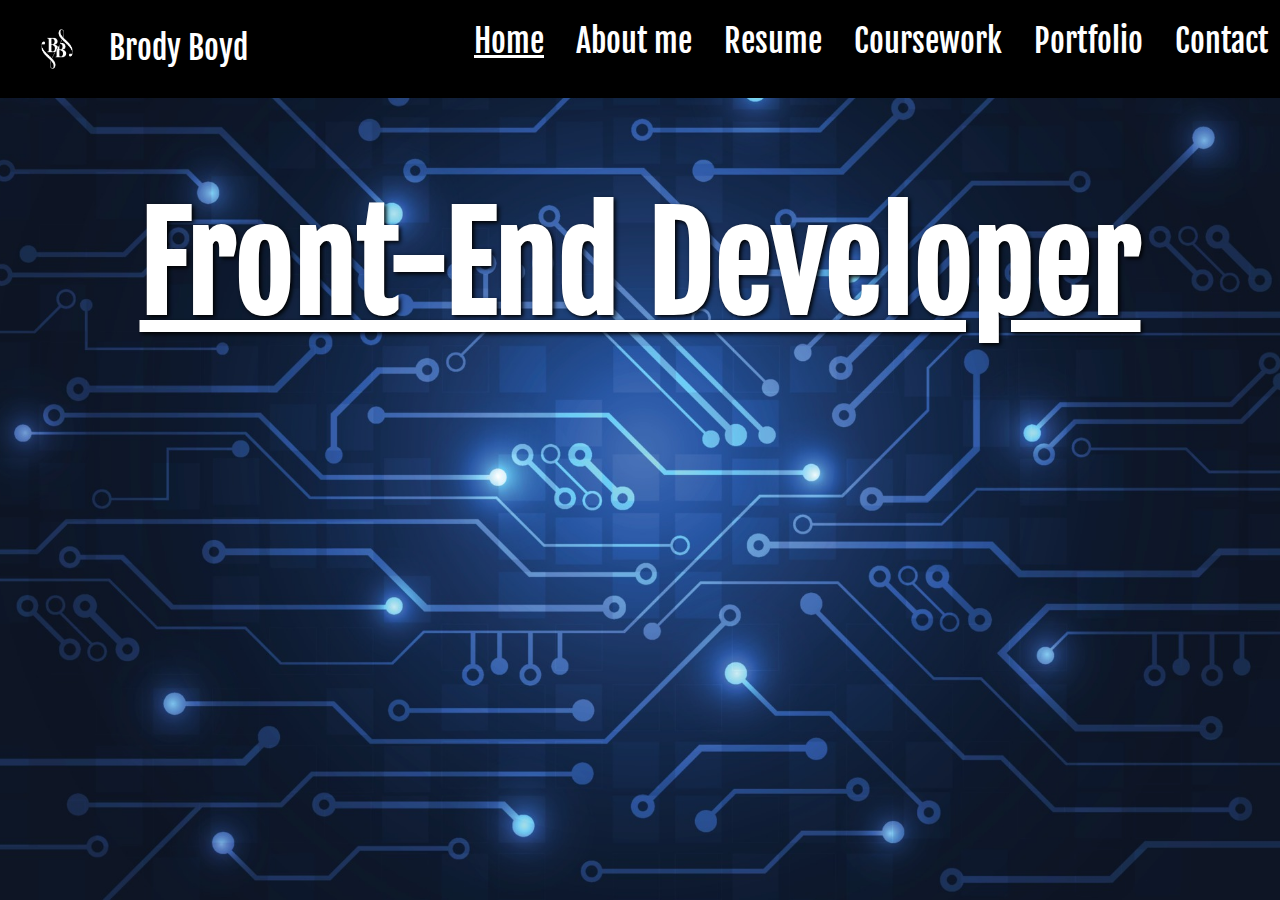
<file: index.html>
<!DOCTYPE html>
<html lang="en">
<head>
  <meta charset="UTF-8">
  <meta name="viewport" content="width=device-width, initial-scale=1.0">
  <title>Home</title>
  <link rel="icon" type="image/x-icon" href="images/logo.jpg" >
  <link href="https://fonts.googleapis.com/css2?family=Fjalla+One&display=swap" rel="stylesheet">
  <link href="https://cdn.jsdelivr.net/npm/bootstrap@5.3.3/dist/css/bootstrap.min.css" rel="stylesheet" integrity="sha384-QWTKZyjpPEjISv5WaRU9OFeRpok6YctnYmDr5pNlyT2bRjXh0JMhjY6hW+ALEwIH" crossorigin="anonymous">
  <script src="https://cdn.jsdelivr.net/npm/bootstrap@5.3.3/dist/js/bootstrap.bundle.min.js" integrity="sha384-YvpcrYf0tY3lHB60NNkmXc5s9fDVZLESaAA55NDzOxhy9GkcIdslK1eN7N6jIeHz" crossorigin="anonymous"></script>
  <link rel="stylesheet" type="text/css" href="styles/index.css" >
</head>
<body class="fjalla-one-regular">
  
  <nav class="navbar navbar-expand-xl">
    <div class="container-fluid">
      <a class="navbar-brand fs-2" href="index.html">
        <img src="images/logo.jpg" alt="Logo" width="90" height="72" class="d-inline-block align-text-center">
        Brody Boyd
      </a>
      <button class="navbar-toggler" type="button" data-bs-toggle="collapse" data-bs-target="#navbarNav" aria-controls="navbarNav" aria-expanded="false" aria-label="Toggle navigation">
        <span class="navbar-toggler-icon"></span>
      </button>
      <ul class="collapse navbar-collapse justify-content-end fs-2" id="navbarNav">
        <li class="nav-item">
          <a class="nav-link text-decoration-underline" href="index.html">Home</a>
        </li>
        <li class="nav-item " >
          <a class="nav-link" href="aboutme.html">About me</a>
        </li>
        <li class="nav-item">
          <a class="nav-link" href="resume.html">Resume</a>
        </li>
        <li class="nav-item">
          <a class="nav-link" href="coursework.html">Coursework</a>
        </li>
        <li class="nav-item">
          <a class="nav-link" href="portfolio.html">Portfolio</a>
        </li>
        <li class="nav-item">
          <a class="nav-link" href="contact.html">Contact</a>
        </li>
      </ul>
    </div>
  </nav>

  <main>
    <h1>Front-End Developer</h1>
  </main>
</body>
</html>
</file>
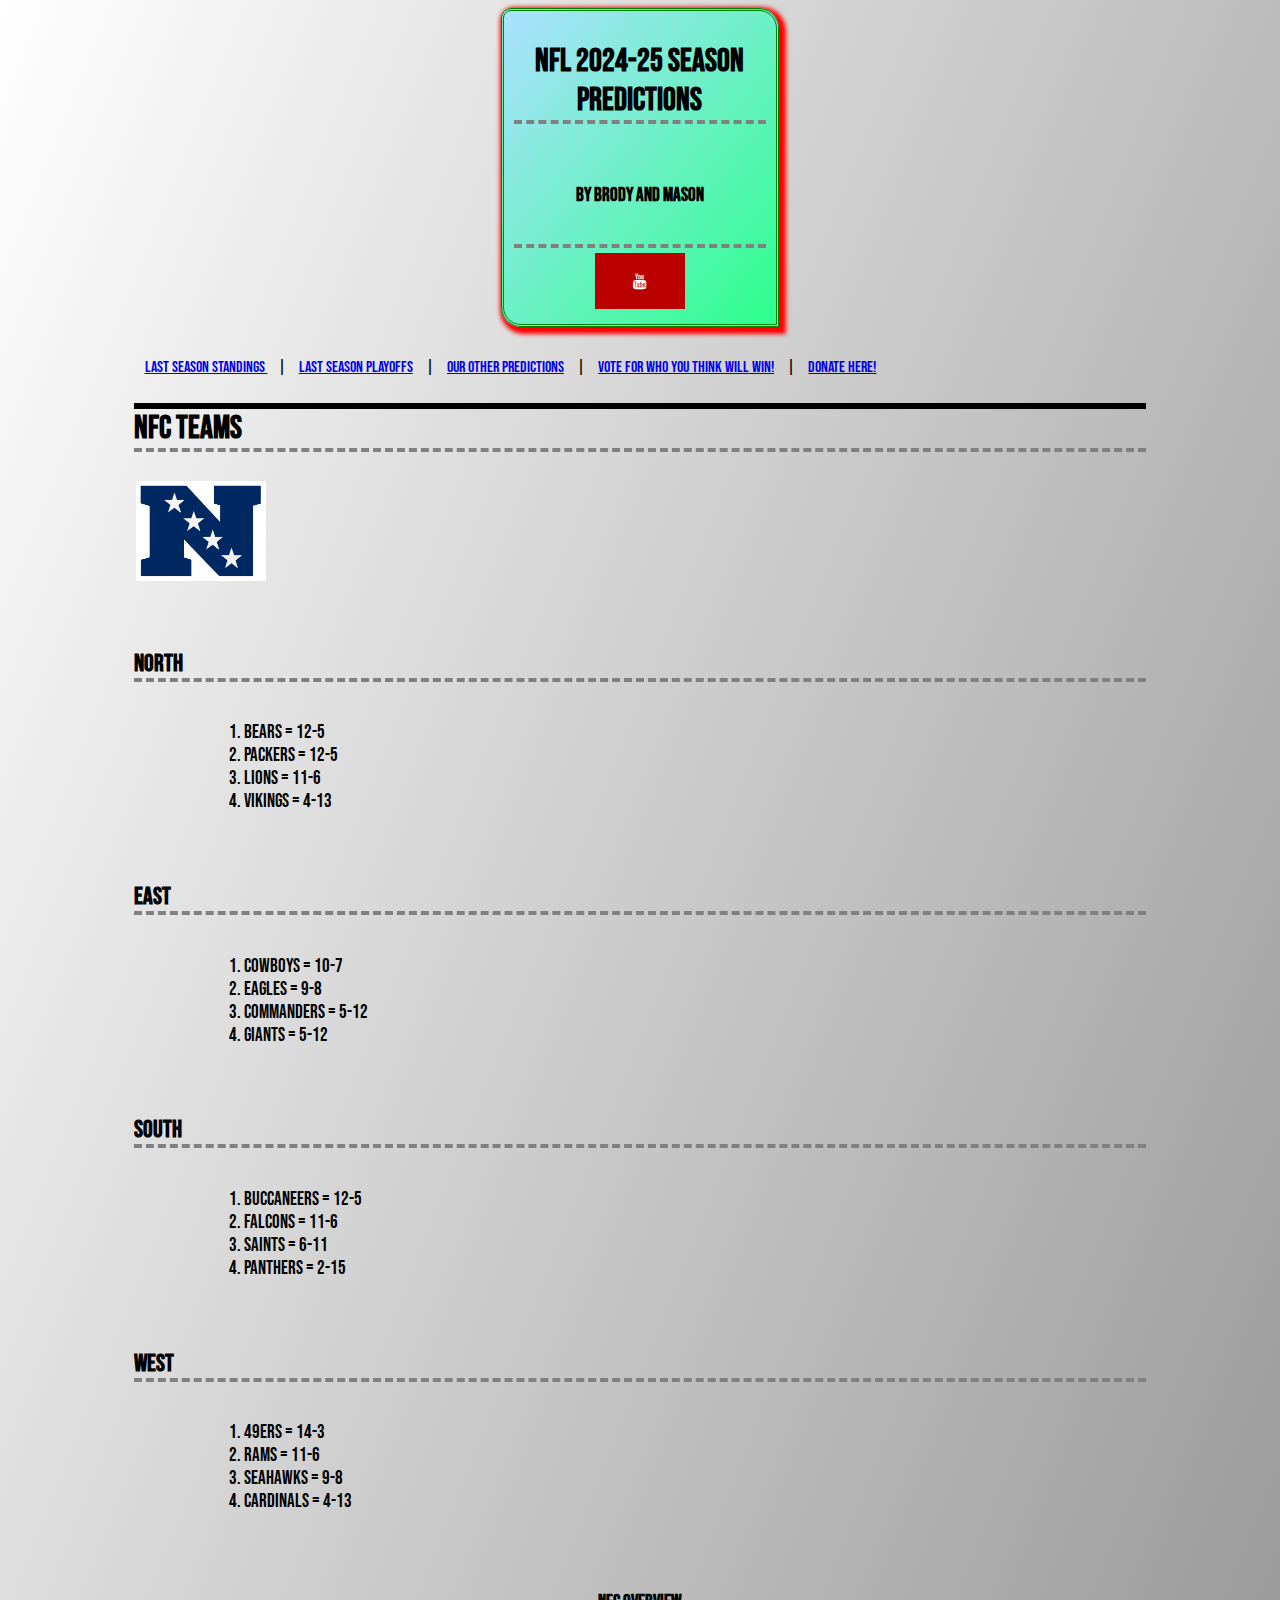
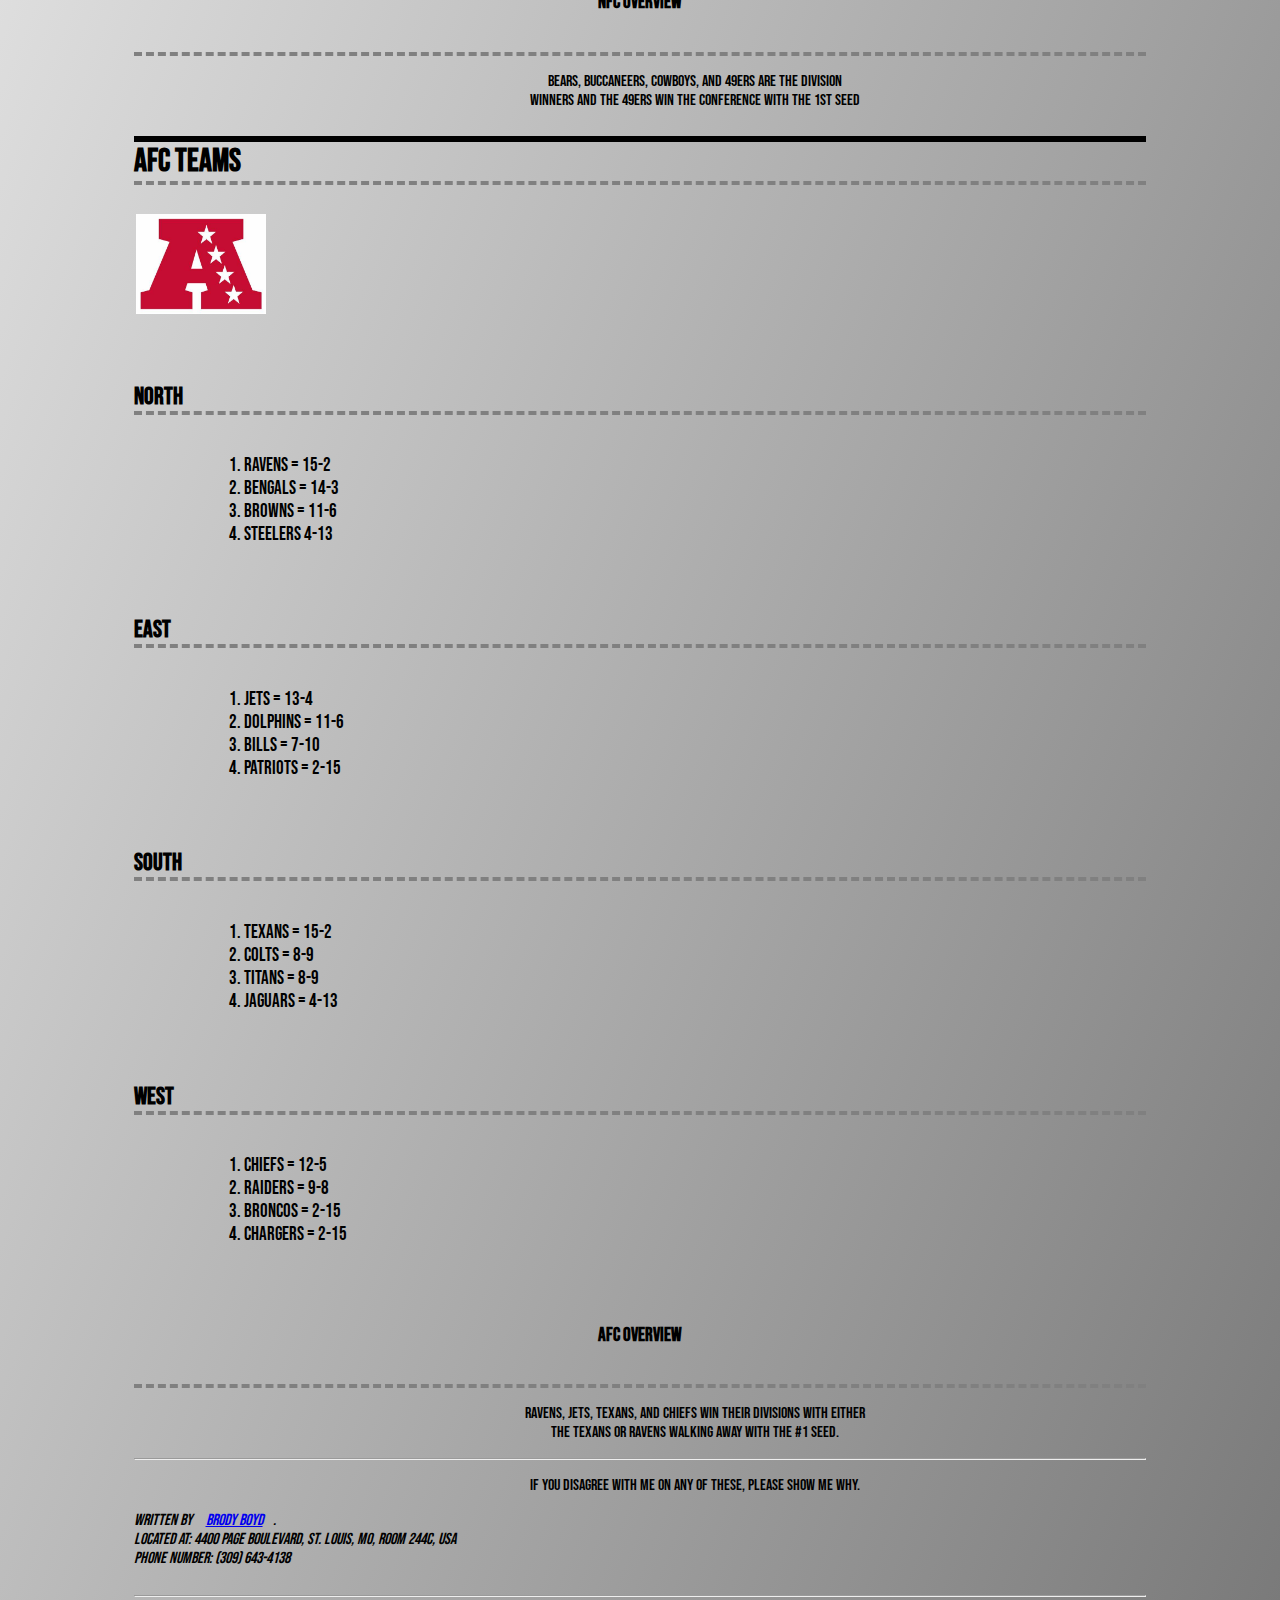
<file: courseworkexamples/record/index.html>
<!DOCTYPE html>
<html lang="en">
<head>
  <meta charset="UTF-8">
  <meta name="viewport" content="width=device-width, initial-scale=1.0">
  <title>Index</title>
  <link rel="normalize" href="normalize.css">
  <link rel="stylesheet" href="style.css">
  <link href="https://fonts.googleapis.com/css2?family=Bebas+Neue&display=swap" rel="stylesheet">
  <link rel="stylesheet" href="https://cdnjs.cloudflare.com/ajax/libs/font-awesome/4.7.0/css/font-awesome.min.css">

</head>
<body class="bebas-neue-regular">
  <div>

    <header>
      <h1>NFL 2024-25 Season Predictions</h1>
      <h3>By Brody and Mason</h3>
      <a href="https://youtube.com/@wtf_sport?si=4UfURqLTTqYzn-8j?sub_confirmation=1" class="fa fa-youtube" target="_blank"></a>
    </header>
    <nav>

    
        <a href="https://www.nfl.com/standings/division/2023/REG" target="_blank">Last Season Standings </a> |
        <a href="https://www.cbssports.com/nfl/postseason/bracket/" target="_blank">Last Season Playoffs</a> |
        <a href="https://youtube.com/@wtf_sport?si=4UfURqLTTqYzn-8j?sub_confirmation=1" target="_blank">Our Other Predictions</a> |
        <a href="#">Vote for who you think will win!</a> |
        <a href="#">Donate here!</a>
   
    </nav>

    <main>

      <h2>NFC Teams</h2>
      <img src="nfc.jpg" alt="NFC  logo" height="100" width="130">
      <h4><br> North</h4>
      <ol type="1">
        <li>Bears = 12-5</li>
        <li>Packers = 12-5</li>
        <li>Lions = 11-6</li>
        <li>Vikings = 4-13</li>
      </ol>

      <h4><br> East </h4>
      <ol type="1">
        <li>Cowboys = 10-7</li>
        <li>Eagles = 9-8</li>
        <li>Commanders = 5-12</li>
        <li>Giants = 5-12</li>
      </ol>
      
      <h4><br> South </h4>
      <ol type="1">
        <li>Buccaneers = 12-5</li>
        <li>Falcons = 11-6</li>
        <li>Saints = 6-11</li>
        <li>Panthers = 2-15</li>
      </ol>

      <h4><br> west </h4>
      <ol type="1">
        <li>49ers = 14-3</li>
        <li>Rams = 11-6</li>
        <li>Seahawks = 9-8</li>
        <li>Cardinals = 4-13</li>
      </ol>

        <h3 style="font-weight: bold;">NFC Overview</h3>
        <p>Bears, Buccaneers, Cowboys, and 49ers are the division winners and the 49ers win the conference with the 1st seed</p>

      <h2>AFC Teams</h2>
      <img src="afc.jpg" alt="AFC logo" height="100" width="130">
      <h4><br> North</h4>
      <ol type="1">
        <li>Ravens = 15-2</li>
        <li>Bengals = 14-3</li>
        <li>Browns = 11-6 </li>
        <li>Steelers 4-13</li>
      </ol>

      <h4><br> East </h4>
      <ol type="1">
        <li>Jets = 13-4</li>
        <li>Dolphins = 11-6</li>
        <li>Bills = 7-10</li>
        <li>Patriots = 2-15</li>
      </ol>
      
      <h4><br> South </h4>
      <ol type="1">
        <li>Texans = 15-2</li>
        <li>Colts = 8-9</li>
        <li>Titans = 8-9</li>
        <li>Jaguars = 4-13</li>
      </ol>

      <h4><br> west </h4>
      <ol type="1">
        <li>Chiefs = 12-5</li>
        <li>Raiders = 9-8</li>
        <li>Broncos = 2-15</li>
        <li>Chargers = 2-15</li>
      </ol>
      <h3 style="font-weight: bold;">AFC Overview</h3>
      <p class="center">Ravens, Jets, TExans, and Chiefs win their divisions with either the Texans or Ravens walking away with the #1 seed.</p>


    </main>

    <footer>
      <hr>
      <p>If you disagree with me on any of these, please show me why.</p>
      <address>
        Written by <a href="mailto:bjb6287@gmail.com">Brody Boyd</a>.<br>
        Located at: 4400 Page Boulevard, St. Louis, MO, Room 244C, USA<br>
        Phone Number: (309) 643-4138
        </address><br><hr>

    </footer>

  </div>
</body>
</html>
</file>
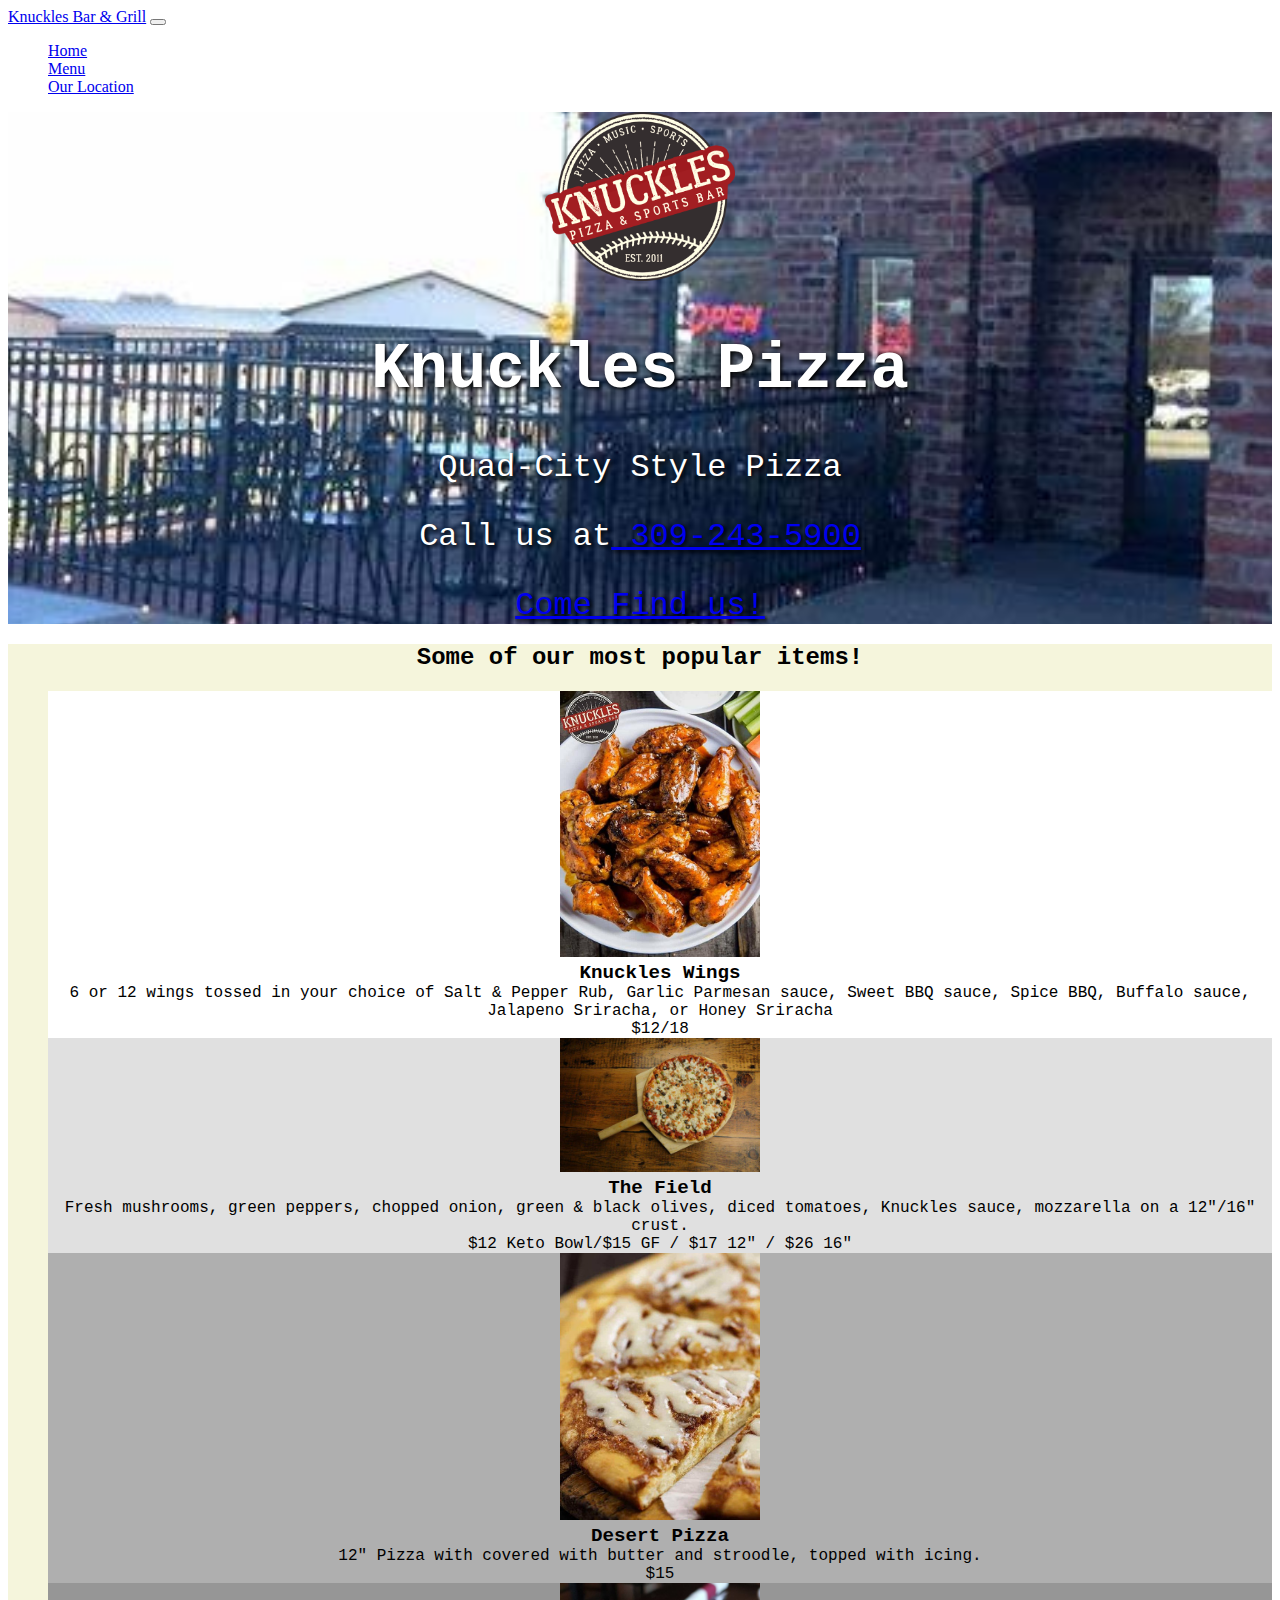
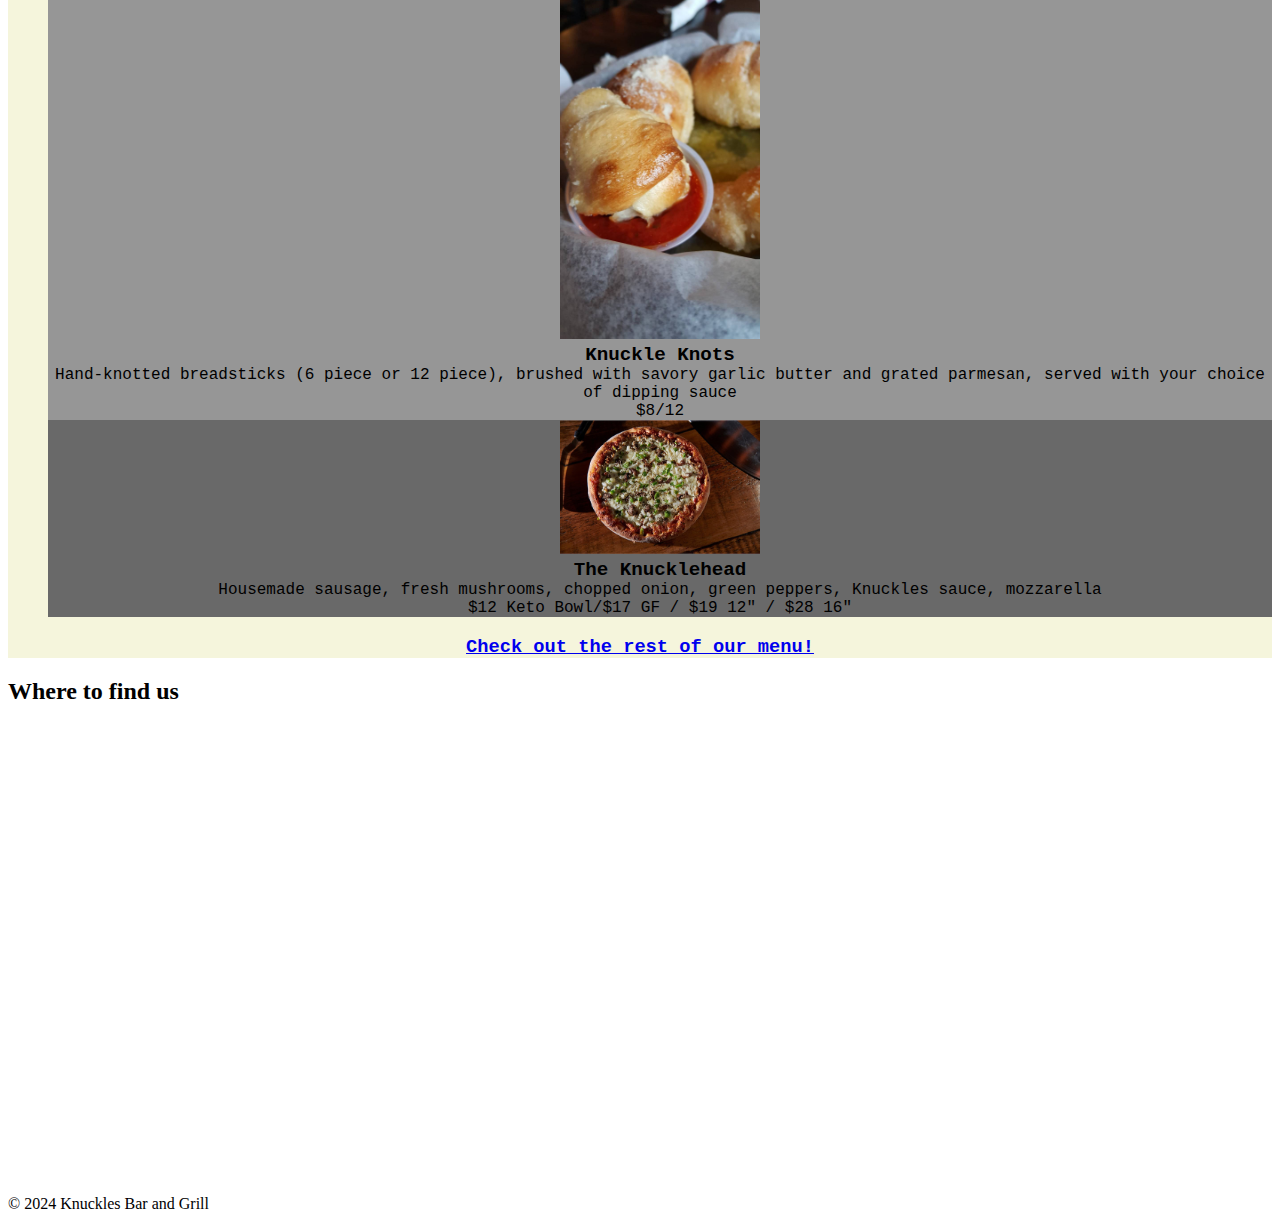
<file: courseworkexamples/Restaurant/index.html>
<!DOCTYPE html>
<html lang="en">
<head>
  <meta charset="UTF-8">
  <meta name="viewport" content="width=device-width, initial-scale=1.0">
  <title>Document</title>
  <link href="https://cdn.jsdelivr.net/npm/bootstrap@5.1.3/dist/css/bootstrap.min.css" rel="stylesheet" integrity="sha384-1BmE4kWBq78iYhFldvKuhfTAU6auU8tT94WrHftjDbrCEXSU1oBoqyl2QvZ6jIW3" crossorigin="anonymous">
  <script src="https://cdn.jsdelivr.net/npm/bootstrap@5.3.3/dist/js/bootstrap.bundle.min.js" integrity="sha384-YvpcrYf0tY3lHB60NNkmXc5s9fDVZLESaAA55NDzOxhy9GkcIdslK1eN7N6jIeHz" crossorigin="anonymous"></script>
  <link rel="stylesheet" type="text/css" href="style.css" >
</head>
<body>
  <header>
    <nav class="navbar navbar-expand-md navbar-collapse-sm bg-body-tertiary navbar-light bg-light">
      <div class="container-fluid">
        <a class="navbar-brand" href="#">Knuckles Bar & Grill</a>
        <button class="navbar-toggler" type="button" data-bs-toggle="collapse" data-bs-target="#navbarNav" aria-controls="navbarNav" aria-expanded="false" aria-label="Toggle navigation">
          <span class="navbar-toggler-icon"></span>
        </button>
        <div class="collapse navbar-collapse" id="navbarNav">
          <ul class="navbar-nav">
            <li class="nav-item">
              <a class="nav-link active" aria-current="page" href="#">Home</a>
            </li>
            <li class="nav-item">
              <a class="nav-link" href="https://www.knucklespizza.com/_files/ugd/67e2c7_e46e693616ff4dacacd9a7cba071e9b9.pdf" target="_blank">Menu</a>
            </li>
            <li class="nav-item">
              <a class="nav-link" href="https://maps.app.goo.gl/AaiHQ5A1yRfRnEEAA" target="_blank">Our Location</a>
            </li>
          </ul>
        </div>
      </div>
    </nav>
  </header>

  <main>
    <div class="jumbotron container-fluid bg-primary text-white rounded pb-2">
      <img src="knuckles.png" alt="knuckles logo" width="15%">
        <h1 class="fs-lg-1 fs-md-3">Knuckles Pizza</h1> 
        <p>Quad-City Style Pizza</p> 
        <div class="phone fs-lg-1 fs-md-6">
          <p>Call us at<a href="tel:+13092435900"> 309-243-5900</a></p>
        </div>
        <div class="address fs-lg-1 fs-md-6">
          <a href="geo:40.834460,-89.618960">Come Find us!</a>
      </div>
    </div>
  </main>

  <div class="container menu pt-2">
    <h2>Some of our most popular items!</h2>
    <ul class="menuitems row">
      <li class="product card col-lg-3 col-sm-6" id="product-1">
        <img class="card-img-top" src="wings.jpg" alt="wings" width="200px">
        <div class="product-name card-title">Knuckles Wings</div>
        <div class="product-description card-body card-text">
          6 or 12 wings tossed in your choice of Salt & Pepper Rub, Garlic Parmesan sauce, Sweet BBQ sauce, Spice
          BBQ, Buffalo sauce, Jalapeno Sriracha, or Honey Sriracha
        </div>
        <div class="product-price">$12/18</div>
      </li>
      <li class="product card col-lg-3 col-sm-6" id="product-2">
        <img class="card-img-top" src="field.jpg" alt="field pizza" width="200px">
        <div class="product-name card-title">The Field</div>
        <div class="product-description card-body card-text">
          Fresh mushrooms, green peppers, chopped onion,
          green & black olives, diced tomatoes, Knuckles
          sauce, mozzarella on a 12"/16" crust.
        </div>
        <div class="product-price">$12 Keto Bowl/$15 GF / $17 12" / $26 16"</div>
      </li>
      <li class="product card col-lg-3 col-sm-6" id="product-3">
        <img class="card-img-top" src="desert.jpg" alt="desert pizza" width="200px">
        <div class="product-name card-title">Desert Pizza</div>
        <div class="product-description card-body card-text">
       12" Pizza with covered with butter and stroodle, topped with icing.
        </div>
        <div class="product-price">$15</div>
      </li>
      <li class="product card col-lg-3 col-sm-6" id="product-4">
        <img class="card-img-top" src="knots.jpg" alt="garlic knots" width="200px">
        <div class="product-name card-title">Knuckle Knots</div>
        <div class="product-description card-body card-text">
          Hand-knotted breadsticks (6 piece or 12
          piece), brushed with savory garlic butter
          and grated parmesan, served with your
          choice of dipping sauce
        </div>
        <div class="product-price">$8/12</div>
      </li>
      <li class="product card col-lg-3 col-sm-6" id="product-5">
        <img class="card-img-top" src="knucklehead.jpg" alt="knucklehead pizza" width="200px">
        <div class="product-name card-title">The Knucklehead</div>
        <div class="product-description card-body card-text">Housemade sausage, fresh mushrooms, chopped
          onion, green peppers, Knuckles sauce, mozzarella</div>
        <div class="product-price">$12 Keto Bowl/$17 GF / $19 12" / $28 16"</div>
      </li>
    </ul>
    <h3><a href="https://www.knucklespizza.com/_files/ugd/67e2c7_e46e693616ff4dacacd9a7cba071e9b9.pdf" target="_blank">Check out the rest of our menu!</a></h3>
  </div>

  <div class="map bg-secondary text-primary d-flex justify-content-center">
    <h2 class="px-5">Where to find us</h2>
    <iframe
      src="https://www.google.com/maps/embed?pb=!1m18!1m12!1m3!1d3589.868674588975!2d-89.62208367154506!3d40.834383628133075!2m3!1f0!2f0!3f0!3m2!1i1024!2i768!4f13.1!3m3!1m2!1s0x880a44871e826993%3A0x291a8af311cbf53e!2sKnuckles%20Pizza%20%26%20Sports%20Bar!5e0!3m2!1sen!2sus!4v1726062352399!5m2!1sen!2sus"
      width="600"
      height="450"
      style="border: 0"
      allowfullscreen=""
      loading="lazy"
      referrerpolicy="no-referrer-when-downgrade"
    ></iframe>
  </div>

  <div class="footer bg-dark text-white p-15 d-flex justify-content-center">
    <p class=" p-15">&copy; 2024 Knuckles Bar and Grill</p>
  </div>
</body>
</html>
</file>
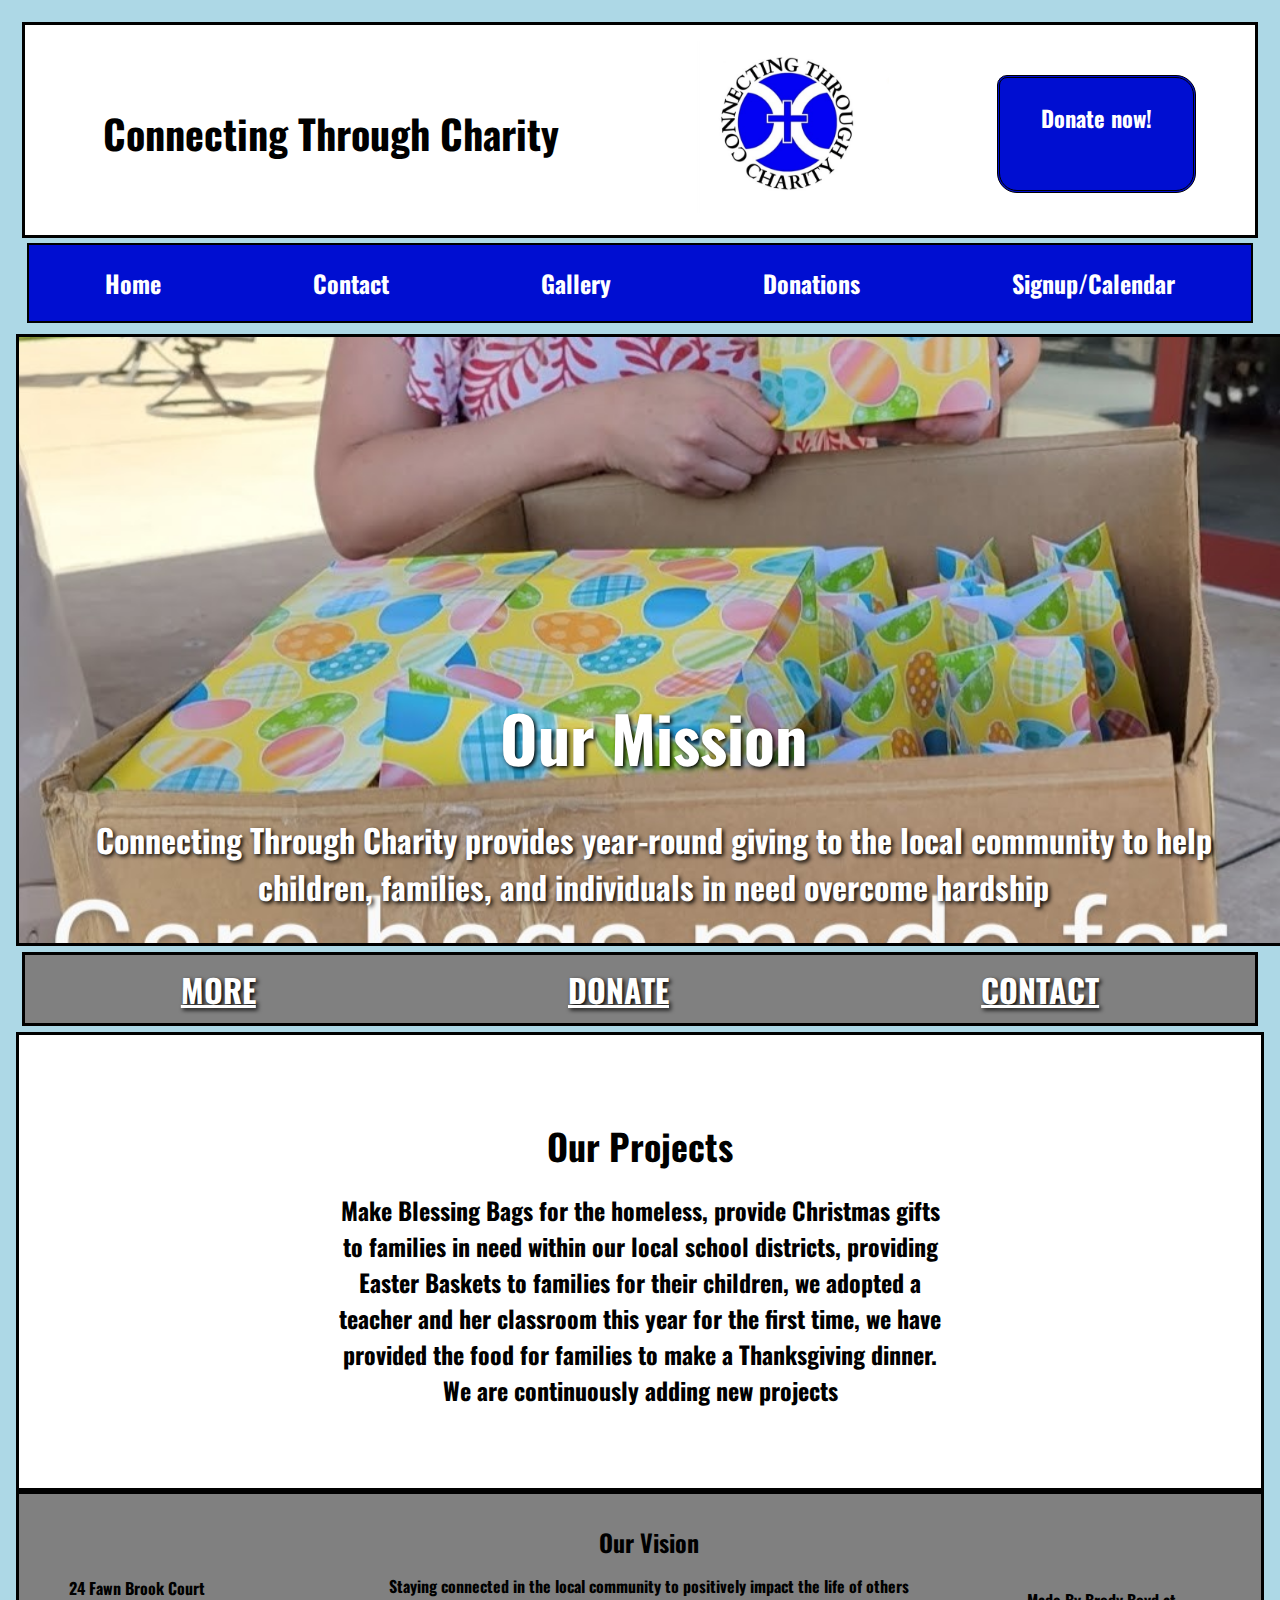
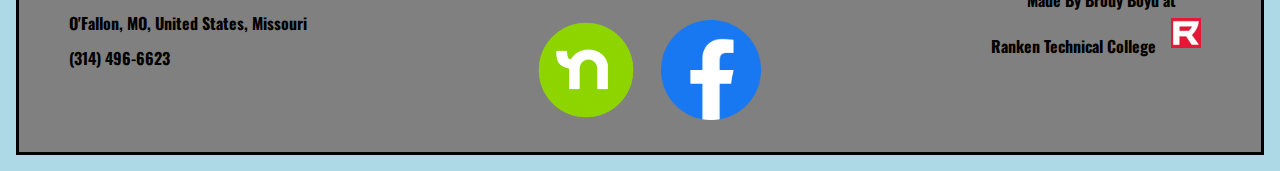
<file: portfoliosites/MIDTERM/index.html>
<!DOCTYPE html>
<html lang="en">
  <head>
    <meta charset="UTF-8" >
    <meta name="viewport" content="width=device-width, initial-scale=1.0" >
    <title>Home Page</title>
    <link rel="icon" type="image/x-icon" href="/images/ctclogo.jpg" >
    <link rel="stylesheet" type="text/css" href="styles/style.css" >
    <link href="https://fonts.googleapis.com/css2?family=Oswald:wght@200..700&display=swap" rel="stylesheet" >
  </head>
  <body class="oswald">
    <div class="flex-contanier">
      <div class="top">
        <header>
          <div class="charity-name">
            <h1>Connecting Through Charity</h1>
          </div>
          <div class="charity-logo">
            <img src="images/ctclogo.jpg" class="charity-logo" alt="connect through charity logo" >
          </div>
          <div class="donate-button">
            <a href="donate.html" class="donate">Donate now!</a>
          </div>
        </header>

        <nav>
          <ul class="navbar">
            <li>
              <a href="index.html" class="navbar-link">Home</a>
            </li>
            <li>
              <a href="contact.html" class="navbar-link">Contact</a>
            </li>
            <li>
              <a href="gallery.html" class="navbar-link">Gallery</a>
            </li>
            <li>
              <a href="donate.html" class="navbar-link">Donations</a>
            </li>
            <li>
              <a href="#" class="navbar-link">Signup/Calendar</a>
            </li>
          </ul>
        </nav>
      </div>

      <div class="jumbotron">
        <div class="title">
          <h1>Our Mission</h1>
          <h4>
            Connecting Through Charity provides year-round giving to the local community to help children, families, and
            individuals in need overcome hardship
          </h4>
        </div>
      </div>

      <div>
        <ul class="links">
          <li>
            <a href="gallery.html" class="more">MORE</a>
          </li>
          <li>
            <a href="donate.html" class="dono">DONATE</a>
          </li>
          <li>
            <a href="contact.html" class="contact">CONTACT</a>
          </li>
        </ul>
      </div>

      <div class="projects">
        <h2>Our Projects</h2>
        <p>
          Make Blessing Bags for the homeless, provide Christmas gifts to families in need within our local school
          districts, providing Easter Baskets to families for their children, we adopted a teacher and her classroom
          this year for the first time, we have provided the food for families to make a Thanksgiving dinner. We are
          continuously adding new projects
        </p>
      </div>

      <div class="footer">
        <footer>
          <div class="contactinfo">
            <div class="footer-adress-line">24 Fawn Brook Court</div>
            <div class="footer-adress-line">O'Fallon, MO, United States, Missouri</div>
            <div class="footer-adress-line">(314) 496-6623</div>
          </div>
          <div class="middle">
            <div class="vision">
              <h2>Our Vision</h2>
              <p>Staying connected in the local community to positively impact the life of others</p>
            </div>
            <div class="socials">
              <a href="https://nextdoor.com/pages/connecting-through-charity-ofallon-mo/" target="_blank"><img src="images/nextdoor.png" class="social" alt="nextdoor logo"></a>
              <a href="https://www.facebook.com/ConnectingThroughCharity/" target="_blank"><img src="images/facebook.png" class="social" alt="facebook logo"></a>
            </div>
          </div>
          <div class="right">
            <p class="student">Made By Brody Boyd at<br>Ranken Technical College <a href="https://ranken.edu/?gad_source=1&gclid=EAIaIQobChMIpOaOruaXiAMVojnUAR0hVAu5EAAYASAAEgJu2vD_BwE" target="_blank"><img src="images/ranken.webp" alt="Ranken logo" class="ranken"></a></p>
          </div>
        </footer>
      </div>
    </div>
  </body>
</html>
</file>
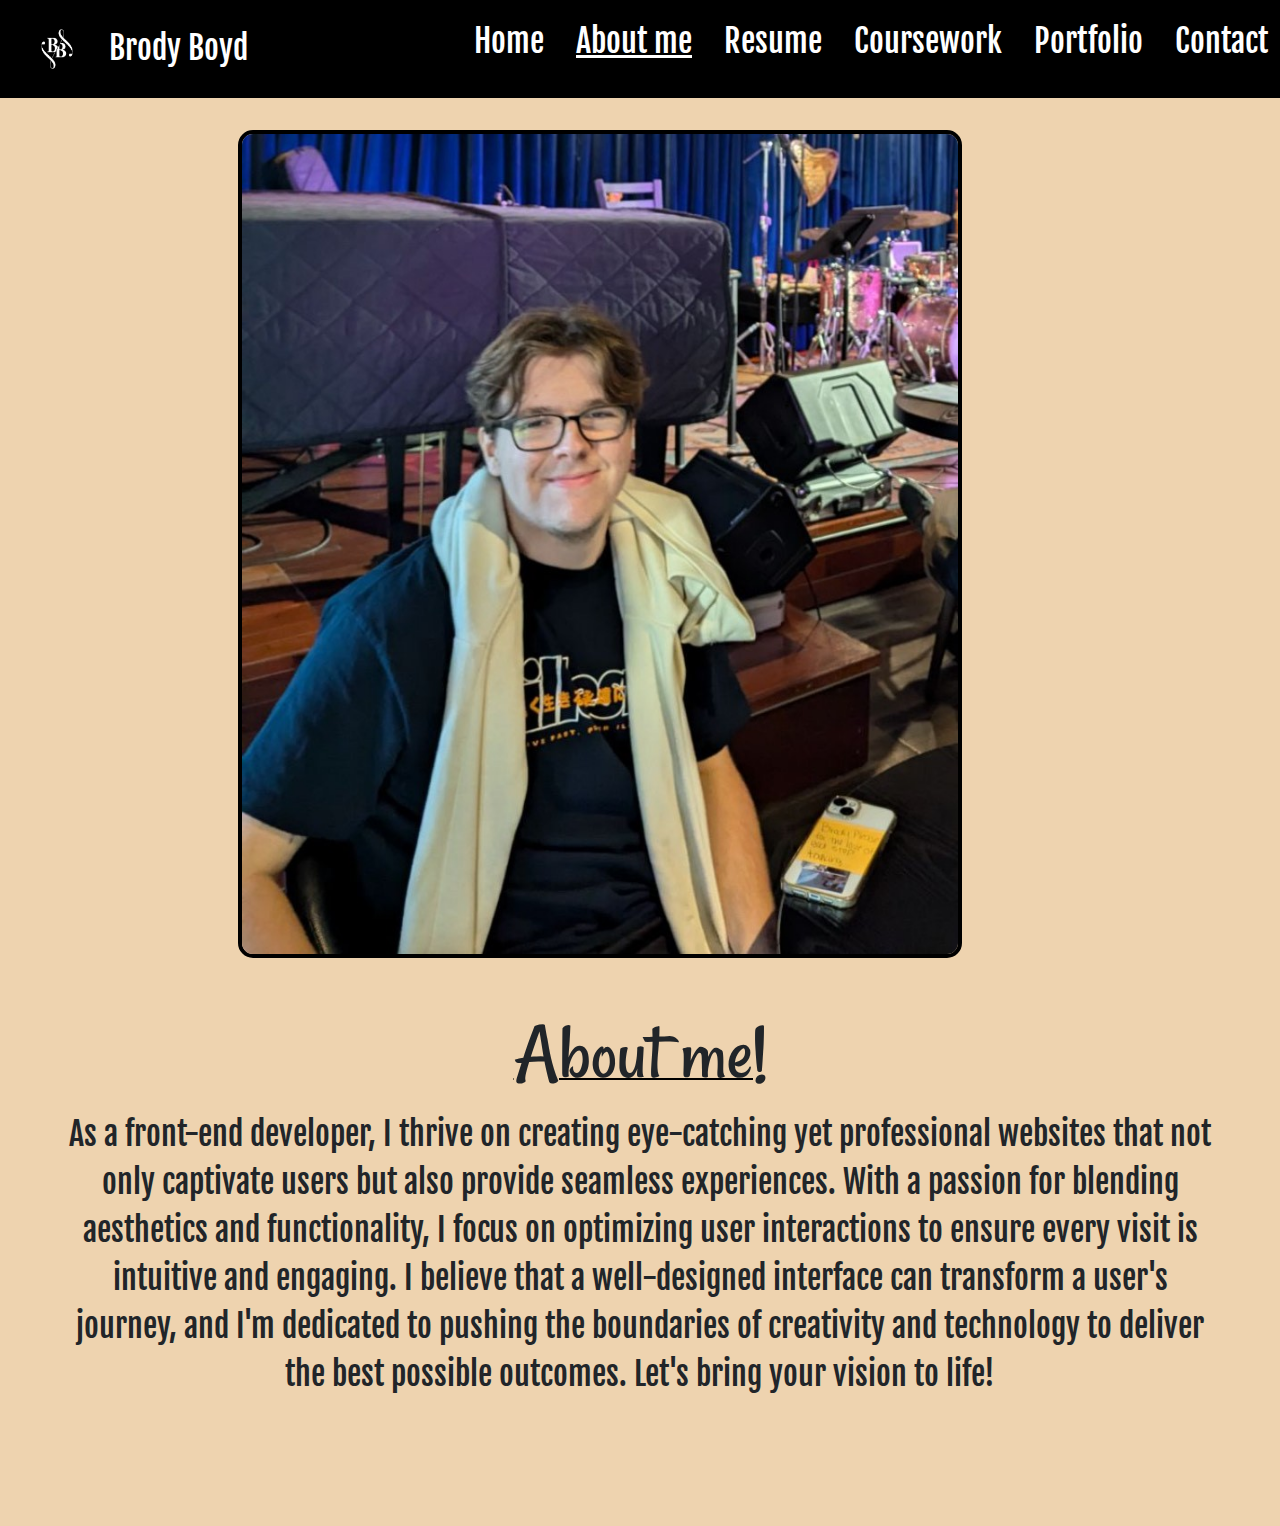
<file: aboutme.html>
<!DOCTYPE html>
<html lang="en">
<head>
  <meta charset="UTF-8">
  <meta name="viewport" content="width=device-width, initial-scale=1.0">
  <title>About me</title>
  <link rel="icon" type="image/x-icon" href="images/logo.jpg" >
  <link href="https://fonts.googleapis.com/css2?family=Fjalla+One&display=swap" rel="stylesheet">
  <link href="https://cdn.jsdelivr.net/npm/bootstrap@5.3.3/dist/css/bootstrap.min.css" rel="stylesheet" integrity="sha384-QWTKZyjpPEjISv5WaRU9OFeRpok6YctnYmDr5pNlyT2bRjXh0JMhjY6hW+ALEwIH" crossorigin="anonymous">
  <script src="https://cdn.jsdelivr.net/npm/bootstrap@5.3.3/dist/js/bootstrap.bundle.min.js" integrity="sha384-YvpcrYf0tY3lHB60NNkmXc5s9fDVZLESaAA55NDzOxhy9GkcIdslK1eN7N6jIeHz" crossorigin="anonymous"></script>
  <link rel="stylesheet" type="text/css" href="styles/aboutme.css" >
  <link href="https://fonts.googleapis.com/css2?family=Fjalla+One&family=Rancho&display=swap" rel="stylesheet">
</head>
<body class="fjalla-one-regular">
  
  <nav class="navbar navbar-expand-xl">
    <div class="container-fluid">
      <a class="navbar-brand fs-2" href="index.html">
        <img src="images/logo.jpg" alt="Logo" width="90" height="72" class="d-inline-block align-text-center">
        Brody Boyd
      </a>
      <button class="navbar-toggler btn" type="button" data-bs-toggle="collapse" data-bs-target="#navbarNav" aria-controls="navbarNav" aria-expanded="false" aria-label="Toggle navigation">
        <span class="navbar-toggler-icon"></span>
      </button>
      <ul class="collapse navbar-collapse justify-content-end fs-2" id="navbarNav">
        <li class="nav-item">
          <a class="nav-link" href="index.html">Home</a>
        </li>
        <li class="nav-item " >
          <a class="nav-link text-decoration-underline" href="aboutme.html">About me</a>
        </li>
        <li class="nav-item">
          <a class="nav-link" href="resume.html">Resume</a>
        </li>
        <li class="nav-item">
          <a class="nav-link" href="coursework.html">Coursework</a>
        </li>
        <li class="nav-item">
          <a class="nav-link" href="portfolio.html">Portfolio</a>
        </li>
        <li class="nav-item">
          <a class="nav-link" href="contact.html">Contact</a>
        </li>
      </ul>
    </div>
  </nav>

  <main>
    <div class="about-me">
      <div class="me">
        <img src="images/me.jpg" alt="image of me">
      </div>
      <div class="body pt-5">
        <div class="title rancho-regular">
          <h1>About me!</h1>
        </div>
        <div class="body-text">
          As a front-end developer, I thrive on creating eye-catching yet professional websites that not only captivate users but also provide seamless experiences. With a passion for blending aesthetics and functionality, I focus on optimizing user interactions to ensure every visit is intuitive and engaging. I believe that a well-designed interface can transform a user's journey, and I'm dedicated to pushing the boundaries of creativity and technology to deliver the best possible outcomes. Let's bring your vision to life!
        </div>
      </div>
    </div>
  </main>

</body>
</html>
</file>
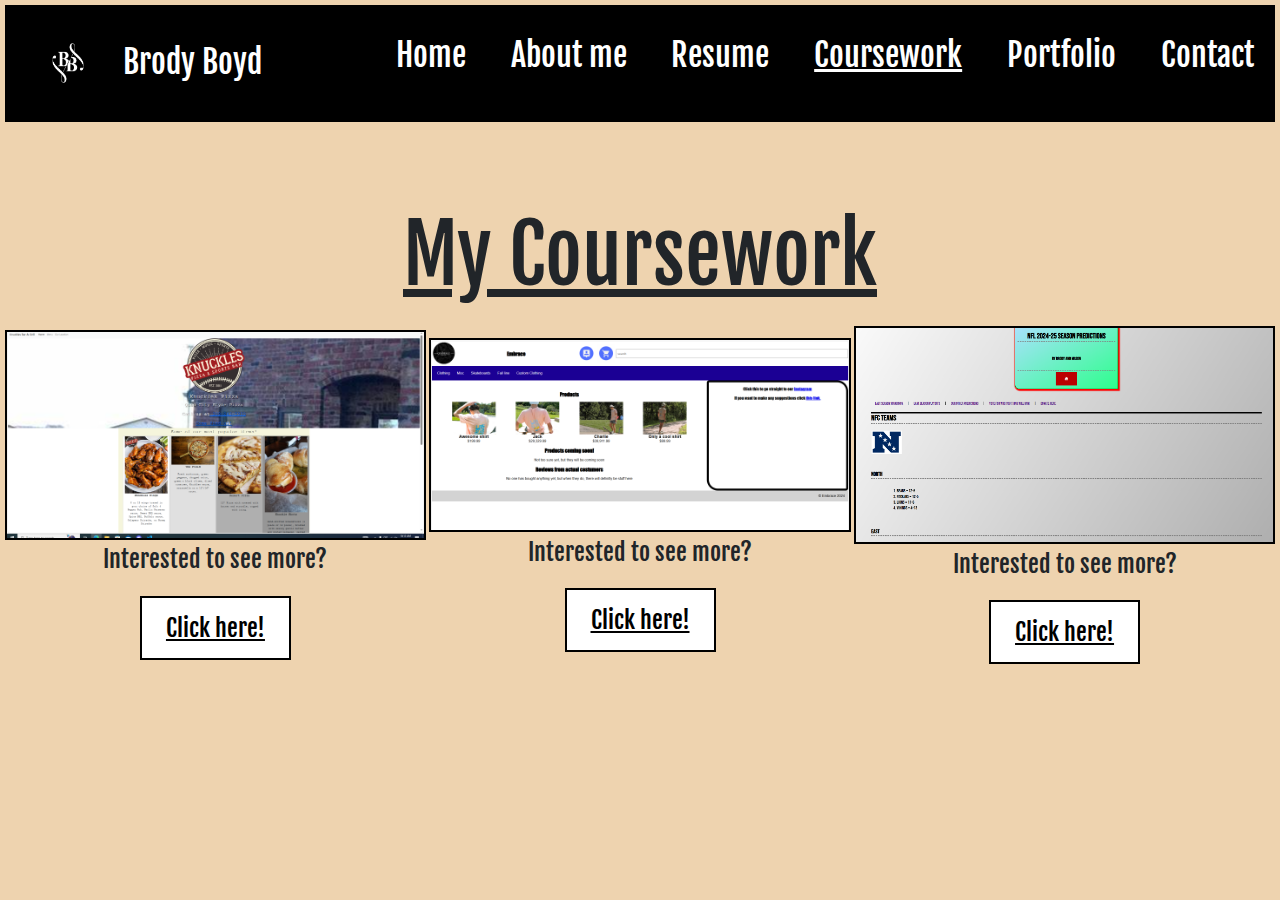
<file: coursework.html>
<!DOCTYPE html>
<html lang="en">
  <head>
    <meta charset="UTF-8" >
    <meta name="viewport" content="width=device-width, initial-scale=1.0" >
    <title>Contact</title>
    <link rel="icon" type="image/x-icon" href="images/logo.jpg" >
    <link href="https://fonts.googleapis.com/css2?family=Fjalla+One&display=swap" rel="stylesheet" >
    <link
      href="https://cdn.jsdelivr.net/npm/bootstrap@5.3.3/dist/css/bootstrap.min.css"
      rel="stylesheet"
      integrity="sha384-QWTKZyjpPEjISv5WaRU9OFeRpok6YctnYmDr5pNlyT2bRjXh0JMhjY6hW+ALEwIH"
      crossorigin="anonymous"
    >
    <script
      src="https://cdn.jsdelivr.net/npm/bootstrap@5.3.3/dist/js/bootstrap.bundle.min.js"
      integrity="sha384-YvpcrYf0tY3lHB60NNkmXc5s9fDVZLESaAA55NDzOxhy9GkcIdslK1eN7N6jIeHz"
      crossorigin="anonymous"
    ></script>
    <link rel="stylesheet" type="text/css" href="styles/coursework.css">
  </head>
  <body class="fjalla-one-regular">
    <nav class="navbar navbar-expand-xl">
      <div class="container-fluid">
        <a class="navbar-brand fs-2" href="index.html">
          <img src="images/logo.jpg" alt="Logo" width="90" height="72" class="d-inline-block align-text-center">
          Brody Boyd
        </a>
        <button class="navbar-toggler btn btn-light" type="button" data-bs-toggle="collapse" data-bs-target="#navbarNav" aria-controls="navbarNav" aria-expanded="false" aria-label="Toggle navigation">
          <span class="navbar-toggler-icon"></span>
        </button>
        <ul class="collapse navbar-collapse justify-content-end fs-2" id="navbarNav">
          <li class="nav-item">
            <a class="nav-link" href="index.html">Home</a>
          </li>
          <li class="nav-item " >
            <a class="nav-link" href="aboutme.html">About me</a>
          </li>
          <li class="nav-item">
            <a class="nav-link" href="resume.html">Resume</a>
          </li>
          <li class="nav-item text-decoration-underline">
            <a class="nav-link" href="coursework.html">Coursework</a>
          </li>
          <li class="nav-item">
            <a class="nav-link" href="portfolio.html">Portfolio</a>
          </li>
          <li class="nav-item">
            <a class="nav-link" href="contact.html">Contact</a>
          </li>
        </ul>
      </div>
    </nav>
    <div class="heading">
      <h1>My Coursework</h1>
    </div>

    <main>
      <div class="wrapper">
        <div class="image">
          <img class="work image" src="images/work1.png" alt="resturant project">
          <div class="content">
            <h1>Local Restaurant</h1>
            <p>Created a home landing page for a local restaurant</p>
          </div>
        </div>
        <p class="intrested">Interested to see more?</p>
        <a class="intrested button" href="courseworkexamples/Restaurant/index.html" target="_blank">Click here!</a>
      </div>
      <div class="wrapper">
        <div class="image">
          <img class="work image" src="images/work2.png" alt="website project">
          <div class="content">
            <h1>Clothing Website</h1>
            <p>Created a home page shop for a clothing brand called Embrace</p>
          </div>
        </div>
        <p class="intrested">Interested to see more?</p>
        <a class="intrested button " href="courseworkexamples/clothng/lab.html" target="_blank">Click here!</a>
      </div>
      <div class="wrapper">
        <div class="image">
          <img class="work image" src="images/work3.png" alt="Nfl record predictions">
          <div class="content">
            <h1>Record Predictions</h1>
            <p>Website containing all of our record predictions that I made on my Youtube channel.</p>
          </div>
        </div>
        <p class="intrested">Interested to see more?</p>
        <a class="intrested button" href="courseworkexamples/record/index.html" target="_blank">Click here!</a>
      </div>
    </main>
    </body>
    </html>
</file>
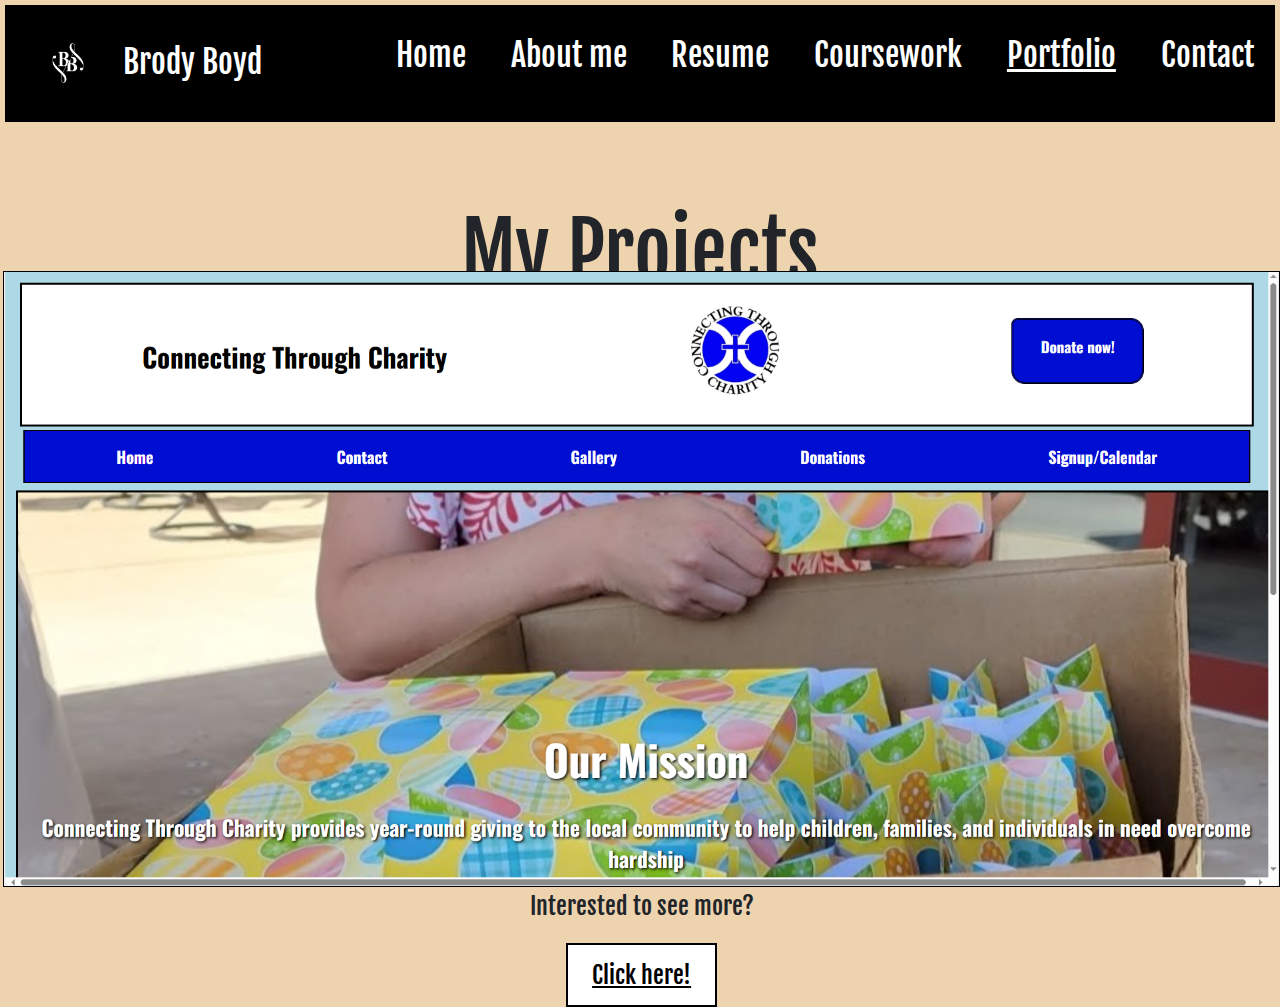
<file: portfolio.html>
<!DOCTYPE html>
<html lang="en">
  <head>
    <meta charset="UTF-8" >
    <meta name="viewport" content="width=device-width, initial-scale=1.0" >
    <title>Contact</title>
    <link rel="icon" type="image/x-icon" href="images/logo.jpg" >
    <link href="https://fonts.googleapis.com/css2?family=Fjalla+One&display=swap" rel="stylesheet" >
    <link
      href="https://cdn.jsdelivr.net/npm/bootstrap@5.3.3/dist/css/bootstrap.min.css"
      rel="stylesheet"
      integrity="sha384-QWTKZyjpPEjISv5WaRU9OFeRpok6YctnYmDr5pNlyT2bRjXh0JMhjY6hW+ALEwIH"
      crossorigin="anonymous"
    >
    <script
      src="https://cdn.jsdelivr.net/npm/bootstrap@5.3.3/dist/js/bootstrap.bundle.min.js"
      integrity="sha384-YvpcrYf0tY3lHB60NNkmXc5s9fDVZLESaAA55NDzOxhy9GkcIdslK1eN7N6jIeHz"
      crossorigin="anonymous"
    ></script>
    <link rel="stylesheet" type="text/css" href="styles/portfolio.css" >
  </head>
  <body class="fjalla-one-regular">
    <nav class="navbar navbar-expand-xl">
      <div class="container-fluid">
        <a class="navbar-brand fs-2" href="index.html">
          <img src="images/logo.jpg" alt="Logo" width="90" height="72" class="d-inline-block align-text-center">
          Brody Boyd
        </a>
        <button class="navbar-toggler btn btn-light" type="button" data-bs-toggle="collapse" data-bs-target="#navbarNav" aria-controls="navbarNav" aria-expanded="false" aria-label="Toggle navigation">
          <span class="navbar-toggler-icon"></span>
        </button>
        <ul class="collapse navbar-collapse justify-content-end fs-2" id="navbarNav">
          <li class="nav-item">
            <a class="nav-link" href="index.html">Home</a>
          </li>
          <li class="nav-item " >
            <a class="nav-link" href="aboutme.html">About me</a>
          </li>
          <li class="nav-item">
            <a class="nav-link" href="resume.html">Resume</a>
          </li>
          <li class="nav-item">
            <a class="nav-link" href="coursework.html">Coursework</a>
          </li>
          <li class="nav-item">
            <a class="nav-link text-decoration-underline" href="portfolio.html">Portfolio</a>
          </li>
          <li class="nav-item">
            <a class="nav-link" href="contact.html">Contact</a>
          </li>
        </ul>
      </div>
    </nav>
    <div class="heading">
      <h1>My Projects</h1>
    </div>

  
    <div class="wrapper">
      <div class="image">
        <img class="work" src="images/portfolio1.png" alt="Charity Site">
        <div class="content">
          <h1>Charity Website</h1>
          <p>Created an entire website for a charity</p>
        </div>
      </div>
      <p class="intrested">Interested to see more?</p>
      <a  class="intrested button" href="portfoliosites/MIDTERM/index.html" target="_blank">Click here!</a>
    </div>
    </body>
    </html>
</file>
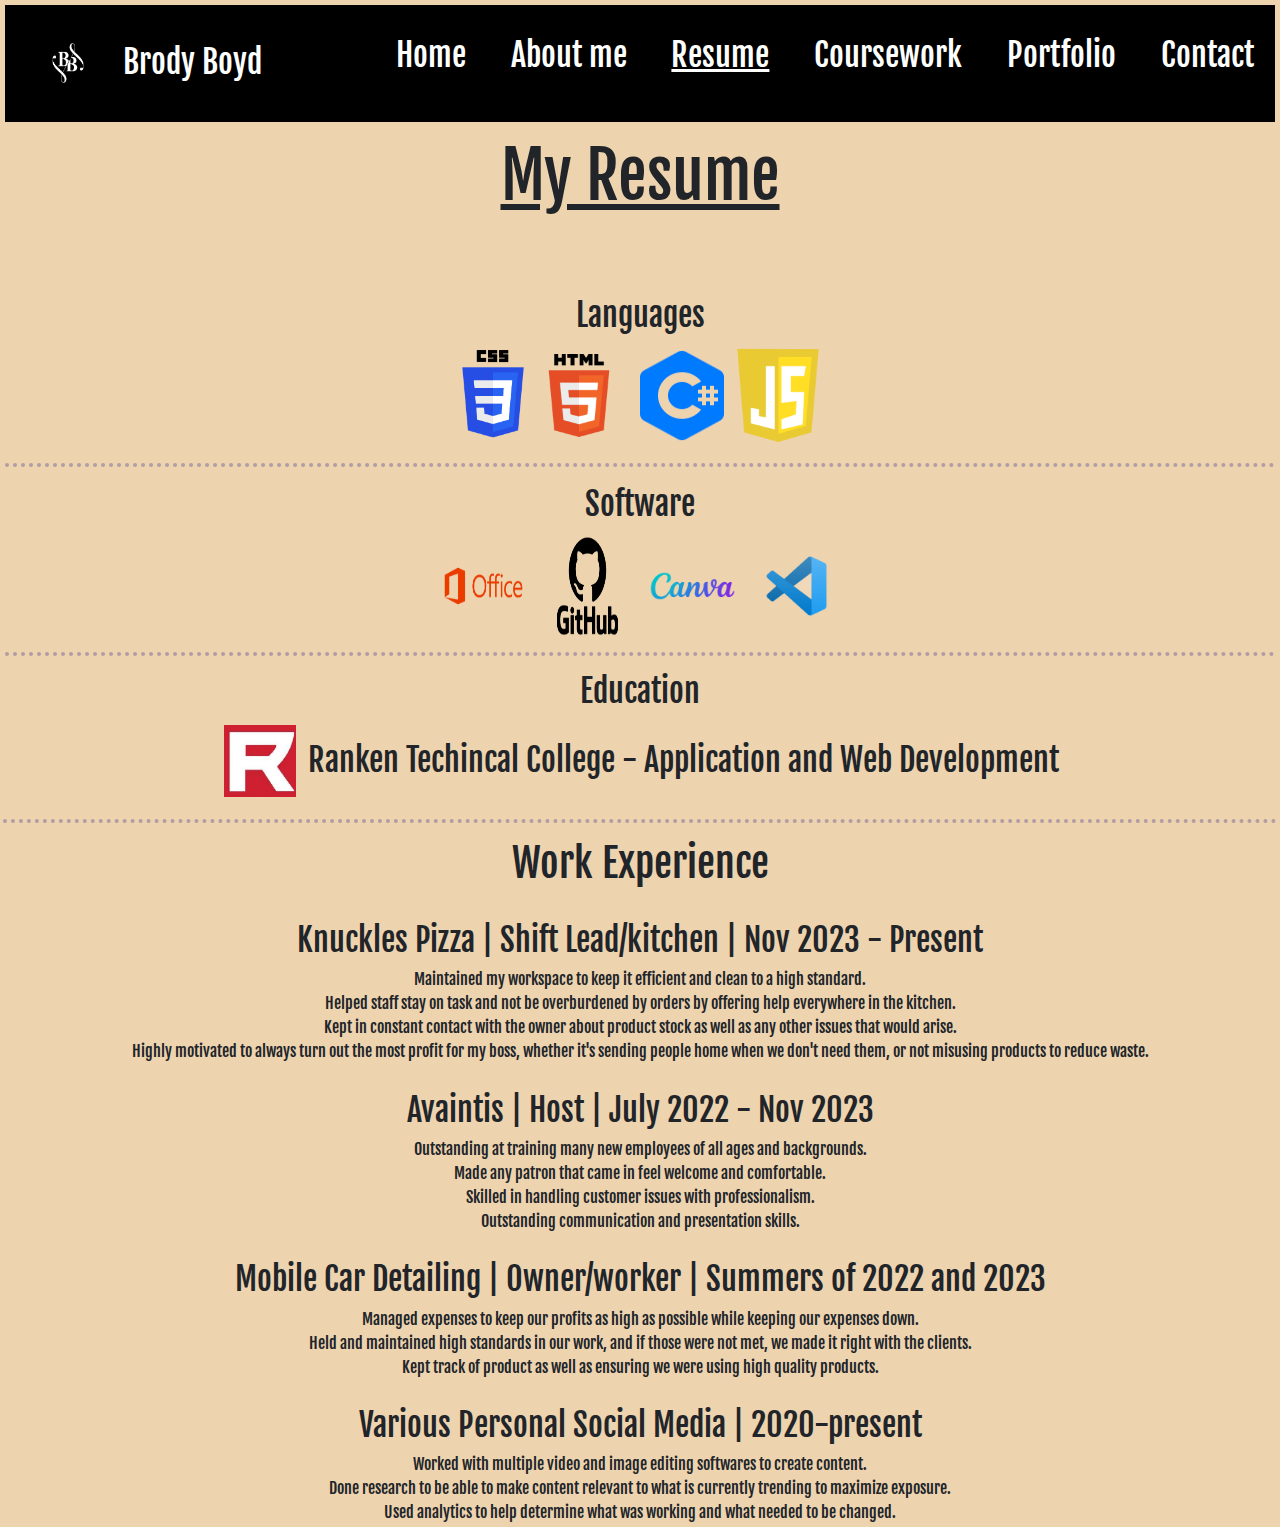
<file: resume.html>
<!DOCTYPE html>
<html lang="en">
  <head>
    <meta charset="UTF-8" >
    <meta name="viewport" content="width=device-width, initial-scale=1.0">
    <title>Resume</title>
    <link rel="icon" type="image/x-icon" href="images/logo.jpg">
    <link href="https://fonts.googleapis.com/css2?family=Fjalla+One&display=swap" rel="stylesheet">
    <link
      href="https://cdn.jsdelivr.net/npm/bootstrap@5.3.3/dist/css/bootstrap.min.css"
      rel="stylesheet"
      integrity="sha384-QWTKZyjpPEjISv5WaRU9OFeRpok6YctnYmDr5pNlyT2bRjXh0JMhjY6hW+ALEwIH"
      crossorigin="anonymous"
    >
    <script
      src="https://cdn.jsdelivr.net/npm/bootstrap@5.3.3/dist/js/bootstrap.bundle.min.js"
      integrity="sha384-YvpcrYf0tY3lHB60NNkmXc5s9fDVZLESaAA55NDzOxhy9GkcIdslK1eN7N6jIeHz"
      crossorigin="anonymous"
    ></script>
    <link rel="stylesheet" type="text/css" href="styles/resume.css">
  </head>
  <body class="fjalla-one-regular">
    <nav class="navbar navbar-expand-xl">
      <div class="container-fluid">
        <a class="navbar-brand fs-2" href="index.html">
          <img src="images/logo.jpg" alt="Logo" width="90" height="72" class="d-inline-block align-text-center">
          Brody Boyd
        </a>
        <button class="navbar-toggler btn btn-light" type="button" data-bs-toggle="collapse" data-bs-target="#navbarNav" aria-controls="navbarNav" aria-expanded="false" aria-label="Toggle navigation">
          <span class="navbar-toggler-icon"></span>
        </button>
        <ul class="collapse navbar-collapse justify-content-end fs-2" id="navbarNav">
          <li class="nav-item">
            <a class="nav-link" href="index.html">Home</a>
          </li>
          <li class="nav-item " >
            <a class="nav-link" href="aboutme.html">About me</a>
          </li>
          <li class="nav-item">
            <a class="nav-link text-decoration-underline" href="resume.html">Resume</a>
          </li>
          <li class="nav-item">
            <a class="nav-link" href="coursework.html">Coursework</a>
          </li>
          <li class="nav-item">
            <a class="nav-link" href="portfolio.html">Portfolio</a>
          </li>
          <li class="nav-item">
            <a class="nav-link" href="contact.html">Contact</a>
          </li>
        </ul>
      </div>
    </nav>

    <main>
      <div class="resume">
        <div class="header">My Resume</div>
        <div class="languages">
          <div class="language-title">
            <h2>Languages</h2>
          </div>
          <div class="languagesik">
            <img src="images/css3.png" class="pz" alt="css logo">
            <img src="images/html5.png" class="pa" alt="html logo">
            <img src="images/csharp.png" class="pa" alt="c# logo">
            <img src="images/java-logo.png" class="java" alt="java logo">
          </div>
        </div>

        <hr>
        <div class="software">
          <div class="software-title">
            <h2>Software</h2>
          </div>
          <div class="softwareik">
            <img src="images/officelogo.png" class="soft" alt="microsoft logo">
            <img src="images/GitHub-Logo.png" class="soft" alt="github logo">
            <img src="images/canva.png" class="soft" alt="canva logo">
            <img src="images/vslogo.png" class="soft" alt="vs code logo">
          </div>
        </div>

        <hr>
        <div class="education">
          <div class="education-title">
            <h2>Education</h2>
          </div>
          <div class="school">
            <a
              class="fs-2 d-inline-block align-text-center"
              href="https://ranken.edu/?gad_source=1&gclid=EAIaIQobChMIpOaOruaXiAMVojnUAR0hVAu5EAAYASAAEgJu2vD_BwE"
              target="_blank"
            >
              <img
                src="images/rankenlogo.png"
                alt="Logo"
                width="72"
                height="72"
                class="d-inline-block align-text-center"
              >
            </a>
            <p class="fs-2 d-inline-block align-text-center">
              Ranken Techincal College - Application and Web Development
            </p>
          </div>
        </div>
      </div>

      <hr >
      <div class="work">
        <div class="work-title">
          <h1>Work Experience</h1>
        </div>
        <div class="jobs">
          <br>
          <div class="job-title">
            <h2>Knuckles Pizza | Shift Lead/kitchen | Nov 2023 - Present</h2>
          </div>
          <div class="job-skills">
            Maintained my workspace to keep it efficient and clean to a high standard.<br>
            Helped staff stay on task and not be overburdened by orders by offering help everywhere in the kitchen.<br>
            Kept in constant contact with the owner about product stock as well as any other issues that would arise.<br>
            Highly motivated to always turn out the most profit for my boss, whether it's sending people home when we
            don't need them, or not misusing products to reduce waste.<br>
          </div>
        </div>
        <br>
        <div class="job-title">
          <h2>Avaintis | Host | July 2022 - Nov 2023</h2>
        </div>
        <div class="job-skills">
          Outstanding at training many new employees of all ages and backgrounds.<br>
          Made any patron that came in feel welcome and comfortable.<br>
          Skilled in handling customer issues with professionalism.<br>
          Outstanding communication and presentation skills.<br>
        </div>
        <br>
        <div class="job-title">
          <h2>Mobile Car Detailing | Owner/worker | Summers of 2022 and 2023</h2>
        </div>
        <div class="job-skills">
          Managed expenses to keep our profits as high as possible while keeping our expenses down.<br>
          Held and maintained high standards in our work, and if those were not met, we made it right with the
          clients.<br>
          Kept track of product as well as ensuring we were using high quality products.<br>
        </div>
        <br>
        <div class="job-title">
          <h2>Various Personal Social Media | 2020-present</h2>
        </div>
        <div class="job-skills">
          Worked with multiple video and image editing softwares to create content.<br>
          Done research to be able to make content relevant to what is currently trending to maximize exposure.<br>
          Used analytics to help determine what was working and what needed to be changed.<br>
        </div>
      </div>
    </main>
  </body>
</html>
</file>
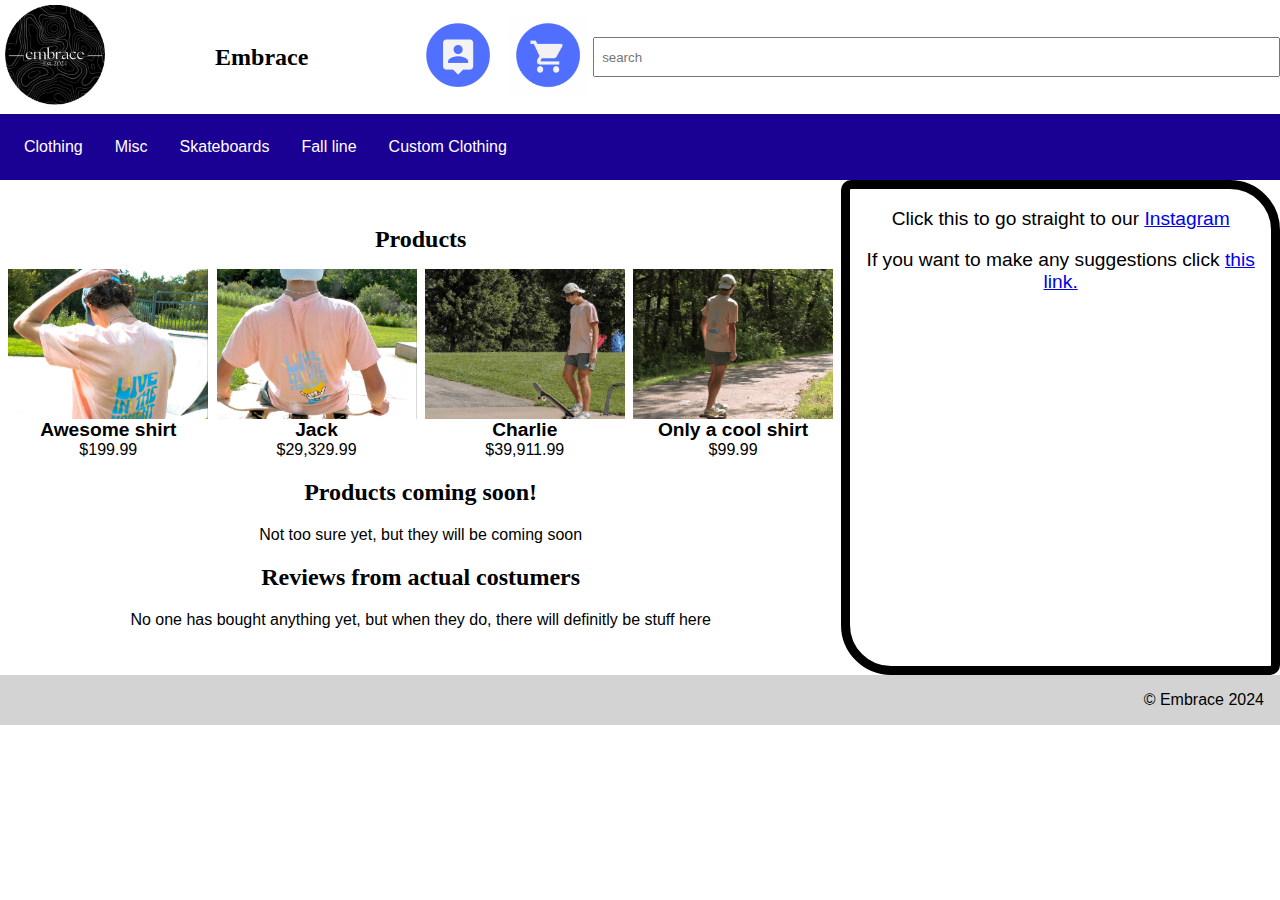
<file: courseworkexamples/clothng/lab.html>
<!DOCTYPE html>
<html lang="en">
<head>
  <meta charset="UTF-8">
  <meta name="viewport" content="width=device-width, initial-scale=1.0">
  <title>Embrace</title>
  <link rel="stylesheet" type="text/css" href="website.css" >
  <link rel="icon" type="image/x-icon" href="/images/embrace.png">
</head>
<body>
  <!-- HEADER -->
  <header class="header">
    <a href="lab.html">
      <img alt="shop logo" src="images/embrace.png" class="header-logo" >
    </a>
    <h1 class="header-text">
      <a href="lab.html">Embrace</a>
    </h1>
    <form method="get" action="search.html" class="header-searchform">
      <input type="search" placeholder="search" class="header-searchbox" >
    </form>
    <a href="#">
      <img alt="My Account" title="My Account" src="images/user.png" class="header-account" >
    </a>
    <a href="#">
      <img alt="Shopping Cart" title="Shopping Cart" src="images/cart.png" class="header-cart" >
    </a>
  </header>

  <!-- NAV -->
  <nav class="navbar">
    <ul class="navbar-menu">
      <li class="navbar-item">
        <div class="navbar-link" tabindex="0">Clothing</div>
        <ul class="navbar-menu">
          <li class="navbar-item">
            <a href="#" class="navbar-link">Shirts</a>
          </li>
          <li class="navbar-item">
            <a href="#" class="navbar-link">Pants</a>
          </li>
        </ul>
      </li>
      <li class="navbar-item">
        <div class="navbar-link" tabindex="1">Misc</div>
        <ul class="navbar-menu">
          <li class="navbar-item">
            <a href="#" class="navbar-link">Stickers</a>
          </li>
          <li class="navbar-item">
            <a href="#" class="navbar-link">Hats</a>
          </li>
        </ul>
      </li>
      <li class="navbar-item">
        <div class="navbar-link" tabindex="1">Skateboards</div>
        <ul class="navbar-menu">
          <li class="navbar-item">
            <a href="#" class="navbar-link">Wheels</a>
          </li>
          <li class="navbar-item">
            <a href="#" class="navbar-link">Boards</a>
          </li>
        </ul>
      </li>
      <li class="navbar-item">
        <div class="navbar-link" tabindex="1">Fall line</div>
        <ul class="navbar-menu">
          <li class="navbar-item">
            <a href="#" class="navbar-link">Jackets</a>
          </li>
          <li class="navbar-item">
            <a href="#" class="navbar-link">Beanies</a>
          </li>
        </ul>
      </li>
      <li class="navbar-item">
        <div class="navbar-link" tabindex="1">Custom Clothing</div>
        <ul class="navbar-menu">
          <li class="navbar-item">
            <a href="#" class="navbar-link">Shirts</a>
          </li>
          <li class="navbar-item">
            <a href="#" class="navbar-link">Hats</a>
          </li>
        </ul>
      </li>
    </ul>
  </nav>
<div class="body">
  <!-- ASIDE -->
   <aside>
    <div>
      <p>Click this to go straight to our <a href="#">Instagram</a></p>
      <p>If you want to make any suggestions click <a href="#">this link.</a></p>
    </div>
   </aside>

  <!-- MAIN -->
  <main class="content">
    <section class="mainproducts">
    <h1>Products</h1>
    <ul class="product-list">
      <li class="product">
        <div class="product-img" style="background-image: url(images/emb1.jpg)"></div>
        <div class="product-name">Awesome shirt</div>
        <div class="product-price">$199.99</div>
      </li>
      <li class="product">
        <div class="product-img" style="background-image: url(images/emb2.jpg)"></div>
        <div class="product-name">Jack</div>
        <div class="product-price">$29,329.99</div>
      </li>
      <li class="product">
        <div class="product-img" style="background-image: url(images/emb3.jpg)"></div>
        <div class="product-name">Charlie</div>
        <div class="product-price">$39,911.99</div>
      </li>
      <li class="product">
        <div class="product-img" style="background-image: url(images/emb4.png)"></div>
        <div class="product-name">Only a cool shirt </div>
        <div class="product-price">$99.99</div>
      </li>
    </ul>
  </section>
  <section>
    <h2>Products coming soon!</h2>
    <p>Not too sure yet, but they will be coming soon<br></p>
  </section>
  <section>
    <h2>Reviews from actual costumers</h2>
    <p>No one has bought anything yet, but when they do, there will definitly be stuff here</p>
  </section>
  </main>
</div>

<!--Footer-->
<footer class="footer">
  <div class="footer-copyright">&copy; Embrace 2024</div>
</footer>
</body>
</html>
</file>
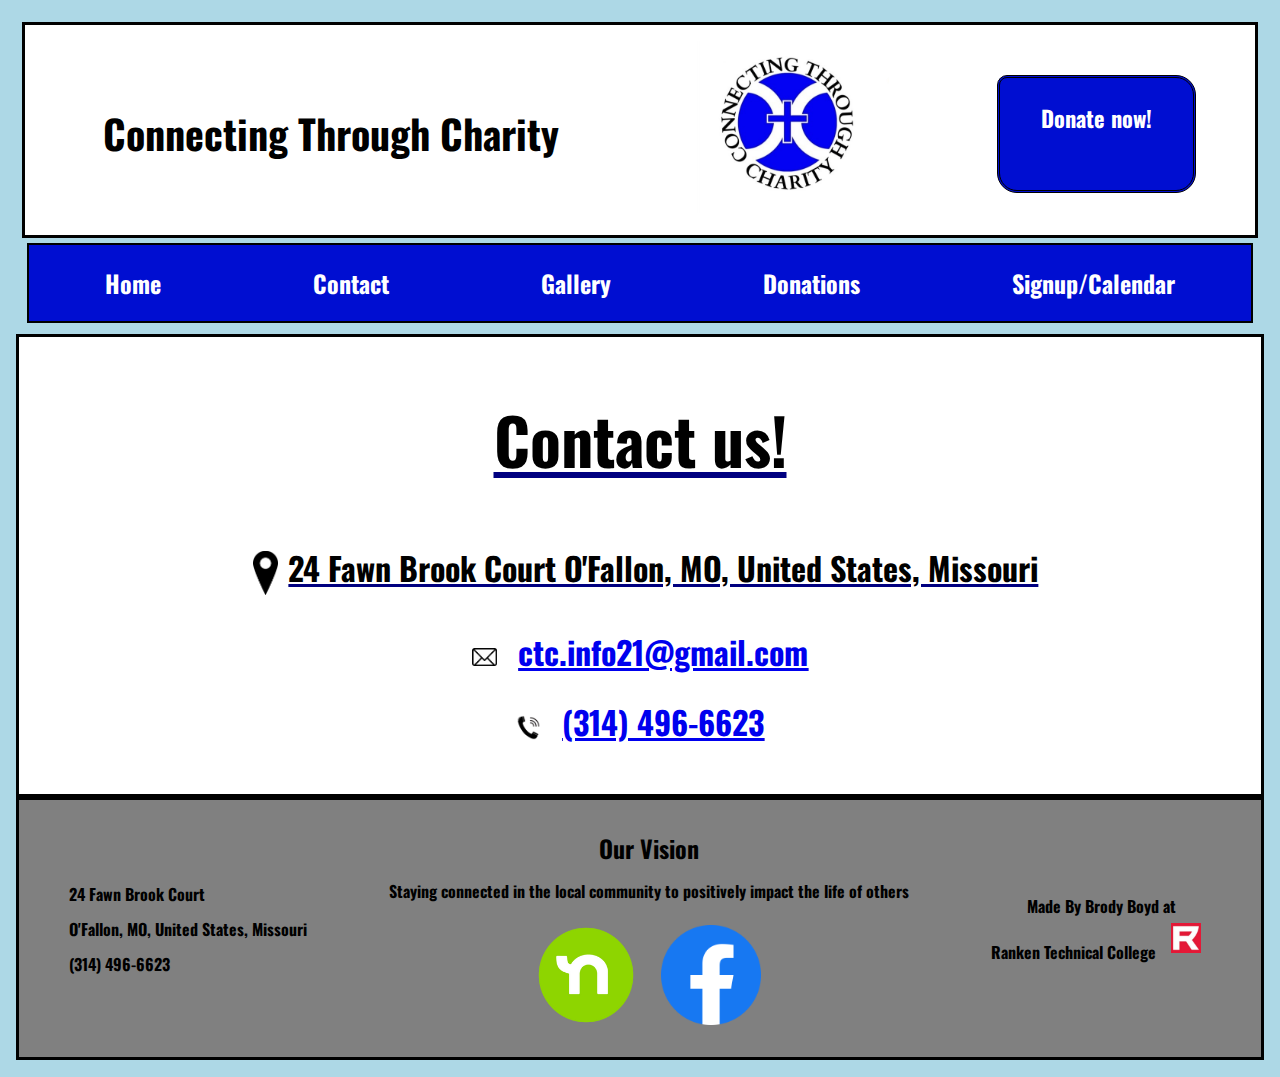
<file: portfoliosites/MIDTERM/contact.html>
<!DOCTYPE html>
<html lang="en">
  <head>
    <meta charset="UTF-8" />
    <meta name="viewport" content="width=device-width, initial-scale=1.0" />
    <title>contact</title>
    <link rel="icon" type="image/x-icon" href="/images/ctclogo.jpg" />
    <link rel="stylesheet" type="text/css" href="styles/contact.css" />
    <link href="https://fonts.googleapis.com/css2?family=Oswald:wght@200..700&display=swap" rel="stylesheet" />
  </head>
  <body class="oswald">
    <div class="flex-contanier">
      <div class="top">
        <header>
          <div class="charity-name">
            <h1>Connecting Through Charity</h1>
          </div>
          <div class="charity-logo">
            <img src="images/ctclogo.jpg" class="charity-logo" alt="connect through charity logo" />
          </div>
          <div class="donate-button">
            <a href="donate.html" class="donate">Donate now!</a>
          </div>
        </header>

        <nav>
          <ul class="navbar">
            <li>
              <a href="index.html" class="navbar-link">Home</a>
            </li>
            <li>
              <a href="contact.html" class="navbar-link">Contact</a>
            </li>
            <li>
              <a href="gallery.html" class="navbar-link">Gallery</a>
            </li>
            <li>
              <a href="donate.html" class="navbar-link">Donations</a>
            </li>
            <li>
              <a href="#" class="navbar-link">Signup/Calendar</a>
            </li>
          </ul>
        </nav>
      </div>

      <div class="main">
        <main>
          <div class="contactus-heading">
            <h1>Contact us!</h1>
          </div>
          <div class="contactinfo-main">
            <div>
              <img src="images/location.png" class="location" alt="location pin" />24 Fawn Brook Court O'Fallon, MO, United States, Missouri
            </div>
            <div><img src="images/mail.jpg" class="emailpic" alt="email logo" /><a href="mailto:ctc.info21@gmail.com">ctc.info21@gmail.com</a></div>
            <div>
              <img src="images/phone.png" class="phonepic" alt="phone logo" /><a href="tel:+13144966623">(314) 496-6623</a>
            </div>
          </div>
        </main>
      </div>

      <div class="footer">
        <footer>
          <div class="contactinfo">
            <div class="footer-adress-line">24 Fawn Brook Court</div>
            <div class="footer-adress-line">O'Fallon, MO, United States, Missouri</div>
            <div class="footer-adress-line">(314) 496-6623</div>
          </div>
          <div class="middle">
            <div class="vision">
              <h2>Our Vision</h2>
              <p>Staying connected in the local community to positively impact the life of others</p>
            </div>
            <div class="socials">
              <a href="https://nextdoor.com/pages/connecting-through-charity-ofallon-mo/" target="_blank"><img src="images/nextdoor.png" class="social" alt="nextdoor logo" /></a>
              <a href="https://www.facebook.com/ConnectingThroughCharity/" target="_blank"><img src="images/facebook.png" class="social" alt="facebook logo" /></a>
            </div>
          </div>
          <div class="right">
            <p class="student">
              Made By Brody Boyd at<br>Ranken Technical College
              <a href="https://ranken.edu/?gad_source=1&gclid=EAIaIQobChMIpOaOruaXiAMVojnUAR0hVAu5EAAYASAAEgJu2vD_BwE"
                target="_blank"><img src="images/ranken.webp" alt="Ranken logo" class="ranken"></a>
            </p>
          </div>
        </footer>
      </div>
    </div>
  </body>
</html>
</file>
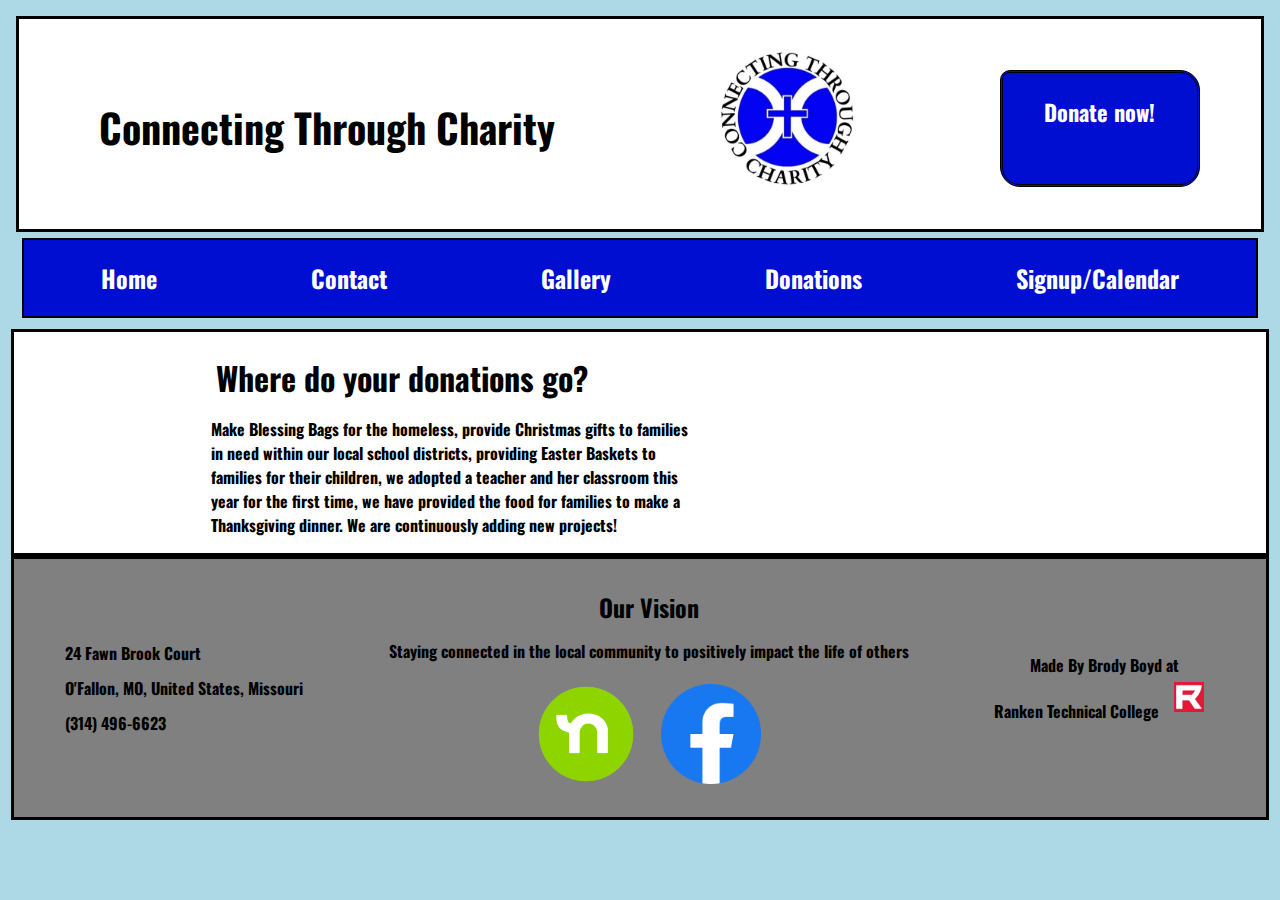
<file: portfoliosites/MIDTERM/donate.html>
<!DOCTYPE html>
<html lang="en">
  <head>
    <meta charset="UTF-8" />
    <meta name="viewport" content="width=device-width, initial-scale=1.0" />
    <title>Donate</title>
    <link rel="icon" type="image/x-icon" href="/images/ctclogo.jpg" />
    <link rel="stylesheet" type="text/css" href="styles/donate.css" />
    <link href="https://fonts.googleapis.com/css2?family=Oswald:wght@200..700&display=swap" rel="stylesheet" />
  </head>
  <body class="oswald">
    <div class="top">
      <header>
        <div class="charity-name">
          <h1>Connecting Through Charity</h1>
        </div>
        <div class="charity-logo">
          <img src="images/ctclogo.jpg" class="charity-logo" alt="connect through charity logo" />
        </div>
        <div class="donate-button">
          <a href="donate.html" class="donate">Donate now!</a>
        </div>
      </header>

      <nav>
        <ul class="navbar">
          <li>
            <a href="index.html" class="navbar-link">Home</a>
          </li>
          <li>
            <a href="contact.html" class="navbar-link">Contact</a>
          </li>
          <li>
            <a href="gallery.html" class="navbar-link">Gallery</a>
          </li>
          <li>
            <a href="donate.html" class="navbar-link">Donations</a>
          </li>
          <li>
            <a href="#" class="navbar-link">Signup/Calendar</a>
          </li>
        </ul>
      </nav>
    </div>

    <main class="main">
      <div class="dono-reasons">
        <h1>Where do your donations go?</h1>
        <p>Make Blessing Bags for the homeless, provide Christmas gifts to families in need within our local school
          districts, providing Easter Baskets to families for their children, we adopted a teacher and her classroom
          this year for the first time, we have provided the food for families to make a Thanksgiving dinner. We are
          continuously adding new projects!</p>
      </div>
      <div class="donations">
        
      </div>
    </main>

    <div class="footer">
      <footer>
        <div class="contactinfo">
          <div class="footer-adress-line">24 Fawn Brook Court</div>
          <div class="footer-adress-line">O'Fallon, MO, United States, Missouri</div>
          <div class="footer-adress-line">(314) 496-6623</div>
        </div>
        <div class="middle">
          <div class="vision">
            <h2>Our Vision</h2>
            <p>Staying connected in the local community to positively impact the life of others</p>
          </div>
          <div class="socials">
            <a href="https://nextdoor.com/pages/connecting-through-charity-ofallon-mo/" target="_blank"
              ><img src="images/nextdoor.png" class="social" alt="nextdoor logo"
            /></a>
            <a href="https://www.facebook.com/ConnectingThroughCharity/" target="_blank"
              ><img src="images/facebook.png" class="social" alt="facebook logo"
            /></a>
          </div>
        </div>
        <div class="right">
          <p class="student">
            Made By Brody Boyd at<br />Ranken Technical College
            <a
              href="https://ranken.edu/?gad_source=1&gclid=EAIaIQobChMIpOaOruaXiAMVojnUAR0hVAu5EAAYASAAEgJu2vD_BwE"
              target="_blank"
              ><img src="images/ranken.webp" alt="Ranken logo" class="ranken"
            /></a>
          </p>
        </div>
      </footer>
    </div>
  </body>
</html>
</file>
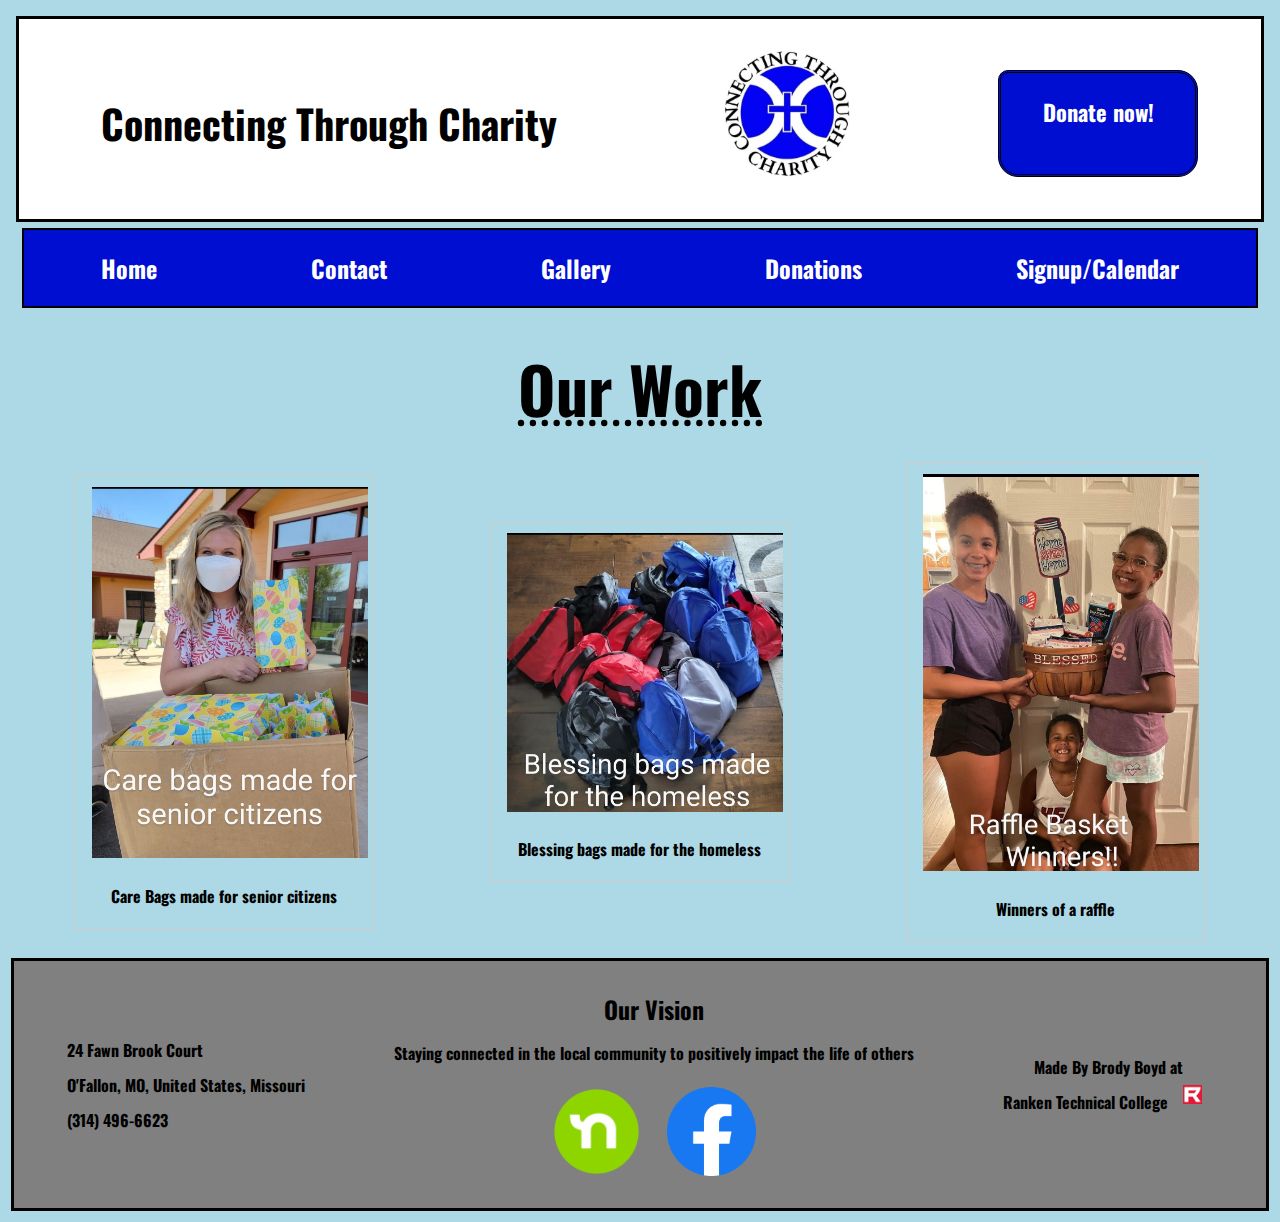
<file: portfoliosites/MIDTERM/gallery.html>
<!DOCTYPE html>
<html lang="en">
  <head>
    <meta charset="UTF-8" />
    <meta name="viewport" content="width=device-width, initial-scale=1.0" />
    <title>Gallery</title>
    <link rel="icon" type="image/x-icon" href="/images/ctclogo.jpg" />
    <link rel="stylesheet" type="text/css" href="styles/gallery.css" />
    <link href="https://fonts.googleapis.com/css2?family=Oswald:wght@200..700&display=swap" rel="stylesheet" />
  </head>
  <body class="oswald">
    <div class="top">
      <header>
        <div class="charity-name">
          <h1>Connecting Through Charity</h1>
        </div>
        <div class="charity-logo">
          <img src="images/ctclogo.jpg" class="charity-logo" alt="connect through charity logo" />
        </div>
        <div class="donate-button">
          <a href="donate.html" class="donate">Donate now!</a>
        </div>
      </header>

      <nav>
        <ul class="navbar">
          <li>
            <a href="index.html" class="navbar-link">Home</a>
          </li>
          <li>
            <a href="contact.html" class="navbar-link">Contact</a>
          </li>
          <li>
            <a href="gallery.html" class="navbar-link">Gallery</a>
          </li>
          <li>
            <a href="donate.html" class="navbar-link">Donations</a>
          </li>
          <li>
            <a href="#" class="navbar-link">Signup/Calendar</a>
          </li>
        </ul>
      </nav>
    </div>

    <h1 class="dotted">Our Work</h1>
    <div class="center">
      <div class="responsive">
        <div class="gallery">
          <a target="_blank" href="images/ct_care_bags.jpg">
            <img src="images/ct_care_bags.jpg" alt="care bags" width="600" height="400" />
          </a>
          <div class="desc">Care Bags made for senior citizens</div>
        </div>
      </div>

      <div class="responsive">
        <div class="gallery">
          <a target="_blank" href="images/ctc_blessing_bags.jpg">
            <img src="images/ctc_blessing_bags.jpg" alt="Forest" width="600" height="400" />
          </a>
          <div class="desc">Blessing bags made for the homeless</div>
        </div>
      </div>

      <div class="responsive">
        <div class="gallery">
          <a target="_blank" href="images/ctc_raffle_basket_winner.jpg">
            <img src="images/ctc_raffle_basket_winner.jpg" alt="Northern Lights" width="600" height="400" />
          </a>
          <div class="desc">Winners of a raffle</div>
        </div>
      </div>
    </div>
    <div class="clearfix"></div>

    <div class="footer">
      <footer>
        <div class="contactinfo">
          <div class="footer-adress-line">24 Fawn Brook Court</div>
          <div class="footer-adress-line">O'Fallon, MO, United States, Missouri</div>
          <div class="footer-adress-line">(314) 496-6623</div>
        </div>
        <div class="middle">
          <div class="vision">
            <h2>Our Vision</h2>
            <p>Staying connected in the local community to positively impact the life of others</p>
          </div>
          <div class="socials">
            <a href="https://nextdoor.com/pages/connecting-through-charity-ofallon-mo/" target="_blank"><img src="images/nextdoor.png" class="social" alt="nextdoor logo" /></a>
            <a href="https://www.facebook.com/ConnectingThroughCharity/" target="_blank"><img src="images/facebook.png" class="social" alt="facebook logo" /></a>
          </div>
        </div>
        <div class="right">
          <p class="student">
            Made By Brody Boyd at<br />Ranken Technical College
            <a
              href="https://ranken.edu/?gad_source=1&gclid=EAIaIQobChMIpOaOruaXiAMVojnUAR0hVAu5EAAYASAAEgJu2vD_BwE"
              target="_blank"
              ><img src="images/ranken.webp" alt="Ranken logo" class="ranken"
            /></a>
          </p>
        </div>
      </footer>
    </div>
  </body>
</html>
</file>
<file: styles/index.css>
.fjalla-one-regular {
  font-family: "Fjalla One", sans-serif;
  font-weight: 400;
  font-style: normal;
}
.navbar-toggler-icon {
  background-image: url("data:image/svg+xml;charset=utf8,%3Csvg viewBox='0 0 32 32' xmlns='http://www.w3.org/2000/svg'%3E%3Cpath stroke='rgba(255,255,255, 1)' stroke-width='2' stroke-linecap='round' stroke-miterlimit='10' d='M4 8h24M4 16h24M4 24h24'/%3E%3C/svg%3E");
}

.navbar-toggler {
  border-color: rgb(255, 255, 255);
} 
nav {
  font-size: 2em;
  background-color: black;
  color: white;
}

.nav-link, .navbar-brand {
  color: white;
}
.nav-link:hover, .navbar-brand:hover {
  text-shadow: 0px 0px 25px white;
  color: white;
}
ul {
  list-style: none;
}
li {
  padding-left: 1em;
}
body {
  background-image: url(background.jpg);
  background-size: 100%;
  background-attachment: fixed;
  background-position: center;
  background-repeat: no-repeat;
  background-size: cover;
}
main {
  display: flex;
  justify-content: center;
  align-items: center;
}
h1{
  margin-top: 10vh;
  justify-content: center;
  color: white;
  text-shadow: 2px 2px 4px #000000;
  font-size: 10vw;
  opacity: 1;
  font-weight: bold;
  text-decoration: underline;
}
</file>
<file: courseworkexamples/record/style.css>
body {
  background-image: linear-gradient(to bottom right, rgb(255, 255, 255), rgb(122, 122, 122));
}

div {
  margin: auto;
  width: 80%;
}
div > header{
  margin: auto;
  width: 25%;
  border: 3px solid green;
  padding: 10px;
  border-style: double;
  border-radius: 10px 20px 0 20px;
  box-shadow: 3px 3px 4px 4px red;
  text-align: center;
  margin-bottom: 3%;
}

.bebas-neue-regular {
  font-family: "Bebas Neue", sans-serif;
  font-weight: 400;
  font-style: normal;
}

.fa-youtube {
  background: #bb0000;
  color: white;
}

.fa {
  padding: 20px;
  font-size: 30px;
  width: 50px;
  text-align: center;
  text-decoration: none;
  margin: 5px 2px;
}

.fa:hover {
    opacity: 0.7;
}

h1, h2, h3, h4, h5, h6 {
  border-bottom: 4px dashed gray;
}

header {
  background-image: linear-gradient(to bottom right, rgb(172, 225, 255), rgb(45, 255, 140));
}

p {
  height: fit-content;
  width: 340px;
  text-align: center;
  padding-left: 38.6%;
}

ol {
  padding: .05cm .90cm;
  margin: 1cm 2cm;
  font-size: larger;
}

h3 {
  padding: 1cm 1cm;
  margin-bottom: 0%;
  text-align: center;
}

h4 {
  padding: auto;
  font-size: x-large;
}

.center {
  text-align: center;
}

img {
  float: none;
  padding: 2px;
  margin: auto;
}

h2 {
  border-top: 6px solid black;
  font-size: xx-large;
}

a:hover {
 color: red;
 margin: auto;
}

a {
  padding: 1%;
}
</file>
<file: courseworkexamples/Restaurant/style.css>
.jumbotron {
  width: 100%;
  background-image: url(k-outside.jpg) ;
  background-size: 100%;
  background-attachment: fixed;
  text-align: center;
  color: white;
  text-shadow: 2px 2px 4px #000000;
  font-size: 2em;
  background-repeat: no-repeat;
  font-family: 'Courier New', Courier, monospace;
}

.menu {
  background-color: beige;
  font-family: 'Courier New', Courier, monospace;
  text-align: center;
}
.product-name {
  font-size: larger;
  font-weight: bold;
}

ul {
  list-style:none;
}

#product-1 {
  background-color: white;
}

#product-2 {
  background-color:rgb(224, 224, 224) ;
}

#product-3 {
  background-color: rgb(175, 175, 175);
}

#product-4 {
  background-color: rgb(150, 150, 150);
}

#product-5 {
  background-color: rgb(105, 105, 105);
  color: rgb(0, 0, 0);
}
</file>
<file: portfoliosites/MIDTERM/styles/style.css>
* {
  padding: .34em;
  margin: auto;
}

.oswald {
  font-family: "Oswald", sans-serif;
  font-optical-sizing: auto;
  font-weight: bold;
  font-style: normal;
}

body {
  background-color: lightblue;
}

/* Header */

header {
  display: flex;
  flex-direction: row;
  justify-content: space-between;
  background-color: white;
  border: solid black;
}

.charity-logo {
  width: 12em;
justify-content: center;
flex-shrink: 1;
}

header h1 {
  font-size: 2.5em;
  text-align: flex-end;
  padding-top: .5em;
}

.donate-button {
  padding-left: 1.5em;
  padding-right: 1.5em;
  padding-top: 1em;
  padding-bottom: 1em;
  font-size: 1.4em;
  background-color: rgb(0, 14, 209);
  margin-top: 2em;
  border-style: double;
  border-radius: 10px 20px 20px 20px;
  text-align: center;
  margin-bottom: 3%;
  justify-content: flex-end;
  text-align: center;
}

.donate-button a {
  color: rgb(255, 255, 255);
  text-decoration: none;
}

/* Navbar */

.navbar {
  display: flex;
  flex-direction: row;
  justify-content: space-around;
  background-color: rgb(0, 14, 209);
  padding: 0;
  align-items: stretch;
  list-style-type: none;
  margin: 0;
  position: fill;
  font-size: 1.5em;
  border: .1em solid black;
}

.navbar-link {
  display: flex;
  text-decoration: none;
  cursor: pointer;
  align-items: stretch;
  padding: .5em;
  background-color: rgb(0, 14, 209);
  color: white;
}

.navbar-link:hover, .navbar-link:focus {
  background-color: rgb(94, 131, 255);
}



.jumbotron {
  width: 100%;
  background-image: url("images/ct_care_bags.jpg");
  background-position: center;
  background-repeat: no-repeat;
  background-size: cover;
  background-attachment: fixed;
  text-align: center;
  font-size:2em ;
  color: white;
  padding-top: 10em;
  text-shadow: 2px 2px 4px #000000;
  border: solid black;
}

.links {
  display: flex;
  flex-direction: row;
  justify-content: space-around;
  padding: 0;
  list-style-type: none;
  margin: 0;
  position: fill;
  font-size: 1.5em;
  background-color: gray;
  font-size: 2em;
  border: solid black;
}

.more {
  height: 50vh;
  color: white;
  text-shadow: 2px 2px 4px #000000;
}

.dono {
  height: 50vh;
  color: white;
  text-shadow: 2px 2px 4px #000000;
}

.contact {
  height: 50vh;
  color: white;
  text-shadow: 2px 2px 4px #000000;
}

.projects {
  text-align: center;
  padding-top: 3em;
  font-size: 1.5em;
  padding-bottom: 3em;
  border: solid black;
  background-color: white;
}

.projects p {
  width: 50%;
}


.social {
  width: 100px;
  flex-shrink: 1;
}

footer {
  display: flex
}

.footer {
  background-color: gray;
  border: solid black;
}
.middle {
  justify-content: center;
  text-align: center;
}

.ranken {
  width: 30px;
}

.right {
  text-align: center;
  width:auto;
}



@media only screen and (max-width:720px) {
.navbar {
  display: flex;
  flex-direction: column;
}
.social {
  width: 60px;
}

.middle {
  justify-content: center;
  text-align: center;
  width: 33%;
}

.charity-logo {
  width: 8em;
justify-content: center;
flex-shrink: 1;
}

header h1 {
  font-size: 1em;
  text-align: flex-end;
  padding-top: .5em;
}

.donate-button {
  padding-left: 1em;
  padding-right: 1em;
  padding-top: 1em;
  padding-bottom: 1em;
  font-size: 1.4em;
  background-color: rgb(0, 14, 209);
  margin-top: 2em;
  border-style: double;
  border-radius: 10px 20px 20px 20px;
  text-align: center;
  margin-bottom: 3%;
  justify-content: flex-end;
  text-align: center;
}
}

@media only screen and (max-width:440px)  {
  .donate-button {
    padding-left: .5em;
    padding-right: .5em;
    padding-top: .5em;
    padding-bottom: .5em;
    font-size: 1.4em;
    background-color: rgb(0, 14, 209);
    margin-top: 2em;
    border-style: double;
    border-radius: 10px 20px 20px 20px;
    text-align: center;
    margin-bottom: 3%;
    justify-content: flex-end;
    text-align: center;
  }
  .links {
    font-size: 1.5em;
  }
  .projects p {
    width: 90%;
    font-size: 1em;
  }
}
</file>
<file: styles/aboutme.css>
.fjalla-one-regular {
  font-family: "Fjalla One", sans-serif;
  font-weight: 400;
  font-style: normal;
}

.rancho-regular {
  font-family: "Rancho", cursive;
  font-weight: 400;
  font-style: normal;
}
nav {
  font-size: 2em;
  background-color: black;
  color: white;
}

.nav-link, .navbar-brand {
  color: white;
}
.nav-link:hover, .navbar-brand:hover {
  text-shadow: 0px 0px 25px white;
  color: white;
}
ul {
  list-style: none;
}
li {
  padding-left: 1em;
}

body {
  background-color: rgb(238, 211, 175);
}
.about-me {
  display: flex;
  flex-direction: row-reverse;
  justify-content: center;
  padding-top: 2em;
}
.navbar-toggler-icon {
  background-image: url("data:image/svg+xml;charset=utf8,%3Csvg viewBox='0 0 32 32' xmlns='http://www.w3.org/2000/svg'%3E%3Cpath stroke='rgba(255,255,255, 1)' stroke-width='2' stroke-linecap='round' stroke-miterlimit='10' d='M4 8h24M4 16h24M4 24h24'/%3E%3C/svg%3E");
}

.navbar-toggler {
  border-color: rgb(255, 255, 255);
} 
.me {
  padding-left: 25em;
}

.me img {
  border-radius: 15px;
  border: solid .3em black;
}

.title h1 {
  font-size: 5em;
  text-decoration: underline solid black;
  text-decoration-thickness: 2px;
}

.body {
  align-items: center;
  text-align: center;
  justify-content: center;
}

.body-text {
  font-size: 1.5em;
  width: 400px;
  align-items: center;
  text-align: center;
  justify-content: center;
  padding-bottom: 4em;
}

@media only screen and (max-width:899px) {
  .about-me {
    display: flex;
    flex-direction: column;
    align-items: center;
  }
  .me {
    padding: 0;
  }
  .me img {
    width: 90%;
    align-items: center;
  }
  .body-text {
    font-size: 1.2em;
    width: 90%;
    align-items: center;
    text-align: center;
    justify-content: center;
  }
  .body {
    display: flex;
    align-items: center;
    flex-direction: column;
  }
}

@media only screen and (min-width:900px) {
  .about-me {
    display: flex;
    flex-direction: column;
    align-items: center;
  }
  .me {
    padding: 0;
  }
  .me img {
    width: 90%;
    align-items: center;
  }
  .body-text {
    font-size: 2em;
    width: 90%;
    align-items: center;
    text-align: center;
    justify-content: center;
  }
  .body {
    display: flex;
    align-items: center;
    flex-direction: column;
  }
}

@media only screen and (min-width:1800px) {
  .about-me {
    display: flex;
    flex-direction: row-reverse;
    justify-content: center;
    padding-top: 2em;
  }
  
  .me {
    padding-left: 20em;
  }
  
  .me img {
    border-radius: 15px;
    border: solid .3em black;
    width: 600px;
  }
  
  .title h1 {
    font-size: 5em;
    text-decoration: underline solid black;
    text-decoration-thickness: 2px;
  }
  
  .body {
    align-items: center;
    text-align: center;
    justify-content: center;
  }
  
  .body-text {
    font-size: 1.5em;
    width: 600px;
    align-items: center;
    text-align: center;
    justify-content: center;
  }
  
}
</file>
<file: styles/coursework.css>
.fjalla-one-regular {
  font-family: "Fjalla One", sans-serif;
  font-weight: 400;
  font-style: normal;
}

.rancho-regular {
  font-family: "Rancho", cursive;
  font-weight: 400;
  font-style: normal;
}

* {
  margin: .1em;
  padding: 0px;
}

body {
  display: flex;
  flex-direction: column;
}
nav {
  font-size: 2em;
  background-color: black;
  color: white;
}

.nav-link, .navbar-brand {
  color: white;
}
.nav-link:hover, .navbar-brand:hover {
  text-shadow: 0px 0px 25px white;
  color: white;
}
ul {
  list-style: none;
}
.navbar-toggler-icon {
  background-image: url("data:image/svg+xml;charset=utf8,%3Csvg viewBox='0 0 32 32' xmlns='http://www.w3.org/2000/svg'%3E%3Cpath stroke='rgba(255,255,255, 1)' stroke-width='2' stroke-linecap='round' stroke-miterlimit='10' d='M4 8h24M4 16h24M4 24h24'/%3E%3C/svg%3E");
}

.navbar-toggler {
  border-color: rgb(255, 255, 255);
} 
li {
  padding-left: 1em;
}

body {
  background-color: rgb(238, 211, 175);
}

.heading h1{
  padding-top: 1em;
  text-align: center;
  text-decoration: underline;
  font-size: 5em;
}
main {
  display: flex;
  flex-direction: row;
}
.wrapper {
  width: 100%;
  height: 40vh;
  display: flex;
  justify-content: center;
  align-items: center;
  flex-direction: column;
}

.image {
  width: 100%;
  position: relative;
  border: black solid .1em;
  height: auto;
}

.work {
  width: 100%;
  display: block;
  margin: auto;
}

.content {
  width: 100%;
  height: 100%;
  top: 0;
  left: 0;
  position: absolute;
  background: rgba(0,0,0,0.6);
  display: flex;
  justify-content: center;
  align-items: center;
  flex-direction: column;
  opacity: 0;
  transition: 0.6s;
}

.content:hover {
  opacity: 1;
}

.content h1 {
  font-size: 55px;
  color: #33aafa;
  margin-bottom: 15px;
}

.content p{
  font-size: 19px;
  color: #fff;
  text-align: center;
}

.content > * {
  transform: translateY(25px);
  transition: transform 0.6s;
}

.content > * {
  transform: translateY(0px);
}
.intrested {
  font-size: 1.5em
}
.button:hover {
  background-color:black;
  color: white;
  transition: 0.7s;
}
.button {
  background-color: white;
  color: black;
  border: solid .1em black;
  padding-left: 1em;
  padding-right: 1em;
  padding-top: .5em;
  padding-bottom: .5em;
}

@media only screen and (max-width:1230px) {
  main {
    flex-direction: column;
  }
  .wrapper {
    padding-top: 5em;
    margin-bottom: 3em;
    display: flex;
    flex-shrink: 1;
  }
  .heading h1{
    padding-top: 1em;
    text-align: center;
    text-decoration: underline;
    font-size: 3em;
  }
  .image {
    width: 100%;
    position: relative;
    border: black solid .1em;
  }
  .content h1 {
    font-size: 50px;
    color: #33aafa;
    margin-bottom: 15px;
  }
}
</file>
<file: styles/portfolio.css>
.fjalla-one-regular {
  font-family: "Fjalla One", sans-serif;
  font-weight: 400;
  font-style: normal;
}

.rancho-regular {
  font-family: "Rancho", cursive;
  font-weight: 400;
  font-style: normal;
}
* {
   margin: .1em;
}
nav {
  font-size: 2em;
  background-color: black;
  color: white;
}

.nav-link, .navbar-brand {
  color: white;
}
.nav-link:hover, .navbar-brand:hover {
  text-shadow: 0px 0px 25px white;
  color: white;
}
ul {
  list-style: none;
}
li {
  padding-left: 1em;
}

body {
  background-color: rgb(238, 211, 175);
}
.heading h1{
  padding-top: 1em;
  text-align: center;
  text-decoration: underline;
  font-size: 5em;
}
.wrapper {
  width: 100%;
  height: 70vh;
  display: flex;
  justify-content: center;
  align-items: center;
  flex-direction: column;
}


.image {
  width: 1000px;
  position: relative;
  border: black solid .1em;
}

.work {
  width: 100%;
  display: block;
  margin: auto;
}

.content {
  width: 100%;
  height: 100%;
  top: 0;
  left: 0;
  position: absolute;
  background: rgba(0,0,0,0.6);
  display: flex;
  justify-content: center;
  align-items: center;
  flex-direction: column;
  opacity: 0;
  transition: 0.6s;
}

.content:hover {
  opacity: 1;
}

.content h1 {
  font-size: 95px;
  color: #33aafa;
  margin-bottom: 15px;
}

.content p{
  font-size: 29px;
  color: #fff;
  text-align: center;
}

.content > * {
  transform: translateY(25px);
  transition: transform 0.6s;
}

.content > * {
  transform: translateY(0px);
}
.intrested {
  font-size: 1.5em
}
.button:hover {
  background-color:black;
  color: white;
  transition: 0.7s;
}
.button {
  background-color: white;
  color: black;
  border: solid .1em black;
  padding-left: 1em;
  padding-right: 1em;
  padding-top: .5em;
  padding-bottom: .5em;
}
.navbar-toggler-icon {
  background-image: url("data:image/svg+xml;charset=utf8,%3Csvg viewBox='0 0 32 32' xmlns='http://www.w3.org/2000/svg'%3E%3Cpath stroke='rgba(255,255,255, 1)' stroke-width='2' stroke-linecap='round' stroke-miterlimit='10' d='M4 8h24M4 16h24M4 24h24'/%3E%3C/svg%3E");
}

.navbar-toggler {
  border-color: rgb(255, 255, 255);
} 
@media only screen and (max-width:1500px) {
  .image {
    margin-top: 2em;
    width: 100%;
    position: relative;
    border: black solid .1em;
  }
  .content h1 {
    font-size: 3em;
    color: #33aafa;
    margin-bottom: 15px;
  }
}
</file>
<file: styles/resume.css>
.fjalla-one-regular {
  font-family: "Fjalla One", sans-serif;
  font-weight: 400;
  font-style: normal;
}

.rancho-regular {
  font-family: "Rancho", cursive;
  font-weight: 400;
  font-style: normal;
}
* {
  margin: .1em;
}
.navbar-toggler-icon {
  background-image: url("data:image/svg+xml;charset=utf8,%3Csvg viewBox='0 0 32 32' xmlns='http://www.w3.org/2000/svg'%3E%3Cpath stroke='rgba(255,255,255, 1)' stroke-width='2' stroke-linecap='round' stroke-miterlimit='10' d='M4 8h24M4 16h24M4 24h24'/%3E%3C/svg%3E");
}

.navbar-toggler {
  border-color: rgb(255, 255, 255);
} 
nav {
  font-size: 2em;
  background-color: black;
  color: white;
}
.pa {
  width: 100px;
}
.pz {
  width: 66px;
}
.nav-link, .navbar-brand {
  color: white;
}
.nav-link:hover, .navbar-brand:hover {
  text-shadow: 0px 0px 25px white;
  color: white;
}
ul {
  list-style: none;
}
li {
  padding-left: 1em;
}

body {
  background-color: rgb(238, 211, 175);
}

main {
  align-items: center;
  text-align: center;
  justify-content: center;
}

.header {
  font-size: 4em;
  text-decoration: underline;
  padding-bottom: 1em;
}
.row {
  display: flex;
  justify-content: center;
  flex-direction: row;
}
.languages, .software {
  display: flex;
  flex-direction: column;
}

.languagesik, .softwareik {
  display: flex;
  flex-direction: row;
  display: flex;
  justify-content: center;
  flex-direction: row;
  height: 100px;
}

.java {
  object-fit: cover;
  width: 85px;
}
.soft {
  width: 8%;
  height: 100%;
}

hr {
  border-top: 4px dotted navy;
}
@media only screen and (max-width:850px) {
  .soft {
    width: 25%;
  }
}
</file>
<file: courseworkexamples/clothng/website.css>
/* general css rules */

*{
  box-sizing: border-box;
}

html {
  font: 12pt arial, sans-serif;
}

body {
  margin: 0;
  padding: 0;
}

html ,body{
  margin:0;
  height: 100vh;
}

/* Header */

.header {
  display: flex;
  flex-direction: row;
  justify-content: flex-start;
  align-items: center;
}

.header-logo {
  width:100px;
  height:100px;
  margin:5px;
}

.header-text {
  padding: 0.5em;
  flex-shrink: 0; 
}

.header-text a{
  text-decoration: none;
  color: black;
}

.header-searchform {
  flex-basis:50%;
  flex-grow:1;
  margin-right:1em;
}

.header-searchbox {
  width: 100%;
  height:3em;
  padding: .5em;
}

.header-account, .header-cart {
  width:50px;
  height: 50px;
  margin:5px;
}

/* NAVBAR */

.navbar-menu {
  display:flex;
  justify-content: flex-start;
  align-items: stretch;
  list-style-type: none;
  margin: 0;
  padding: .5em;
  position: relative;
  background-color: rgb(27, 0, 148);
}

.navbar-item {
  display: block;
  flex: 0 0 auto;
  margin:0;
  padding: 0;
}

.navbar-link {
  display: block;
  text-decoration: none;
  cursor: pointer;
  padding: 1em;
  background-color: rgb(27, 0, 148);
  color: rgb(255, 255, 255);
}

.navbar-link:hover, .navbar-link:focus {
  background-color: grey;
}

.navbar-menu .navbar-menu {
  display: none;
  flex-direction: column;
  justify-content: flex-start;
  align-items: stretch;
  position: absolute;
  top: 100%;
  min-width: 10em;
}

.navbar-menu .navbar-menu .navbar-item {
  flex: 0 0 3em; 
}

.navbar-menu .navbar-menu .navbar-link {
  padding-left: 2em;
}

.navbar-item:hover > .navbar-menu,
.navbar-link:hover ~ .navbar-menu,
.navber-item:focus-within > .navbar-menu,
.navbar-link:focus ~ .navbar-menu {
  display:flex;
}

.body {
  display: flex;
}
/* MAIN */

.content {
  margin:30px 0;
 flex: 2;
}

h1, h2 {
  font-family: fantasy;
  font-size: x-large;
  font-weight: bold;
  text-align: center;
}
.product-list {
  display: flex;
  flex-wrap: wrap;
  justify-content: space-evenly;
  align-items: stretch;
  align-content: center;
  list-style-type: georgian;
  margin: 0;
  padding: 0;
}

.product {
  display: flex;
  flex-direction: column;
  align-items: center;
  flex-basis: 200px;
  flex-grow: 0;
  flex-shrink: 0;
  text-align: center;
}

.product-img {
  width: 100%;
  height: 150px;
  flex-grow: 1;
  background-size: cover;
  background-repeat: no-repeat;
  background-position: center center;
}

.product-name {
  font-weight: bold;
  font-size: 1.2em;
}

/* Aside */

aside {
  border: .5em solid;
  font-family: Impact, Haettenschweiler, 'Arial Narrow Bold', sans-serif;
  text-shadow: 1 1 1 1;
  text-align: center;
  flex: 1;
  font-size: larger;
border-radius: 10px 50px 10px;
}

a:hover {
  color: red;
}


.footer {
  display: flex;
  justify-content: flex-end;
  align-items: flex-end;
  background-color: lightgrey;
  padding: 1em;
}
.navbar-toggler-icon {
  background-image: url("data:image/svg+xml;charset=utf8,%3Csvg viewBox='0 0 32 32' xmlns='http://www.w3.org/2000/svg'%3E%3Cpath stroke='rgba(255,255,255, 1)' stroke-width='2' stroke-linecap='round' stroke-miterlimit='10' d='M4 8h24M4 16h24M4 24h24'/%3E%3C/svg%3E");
}

.navbar-toggler {
  border-color: rgb(255, 255, 255);
} 
@media only screen and (max-width:599px) {
  .header {
    flex-wrap: wrap;
  }
  .header-searchform {
    order: 1;
    margin: 0;
  }
  .header-logo {
    width:50px;
    height: 50px;
  }
  .header-text {
    flex-grow: 1;
  }
  .header-account,
  .header-cart {
    width: 40px;
    height: 40px;
  }
  .navbar-menu {
    flex-direction: column;
  }
  .navbar-item .navbar-menu {
    position: relative;
    top: 0;
  }
  .body {
    display: block;
  }
}

@media only screen and (min-width:600px) {
  .header {
    flex-wrap: wrap;
  }
  .header-searchform {
    order: 1;
    margin: 0;
  }
  .header-logo {
    width:50px;
    height: 50px;
  }
  .header-text {
    flex-grow: 1;
  }
  .header-account,
  .header-cart {
    width: 40px;
    height: 40px;
  }
  .navbar-menu {
    flex-direction: column;
  }
  .navbar-item .navbar-menu {
    position: relative;
    top: 0;
  }
  .body {
    display: block;
  }
}

@media only screen and (min-width:1200px) {
  .header {
    flex-wrap: wrap;
  }
  .header-searchform {
    order: 1;
    margin: 0;
  }
  .header-logo {
    width:100px;
    height: 100px;
  }
  .header-text {
    flex-grow: 4;
  }
  .header-account,
  .header-cart {
    width: 80px;
    height: 80px;
  }
  .navbar-menu {
    flex-direction: row;
  }
  .navbar-item .navbar-menu {
    position: relative;
    top: 0;
  }
  .body {
    display: flex;
    flex-direction: row-reverse;
  }
  p {
    text-align: center;
  }
}

@media only screen and (min-width:2500px) {
  * {
    font-size: 1.2em;
  }
  .header {
    flex-wrap: wrap;
  }
  .header-searchform {
    order: 1;
    margin: 1;
    padding-top:1%;
  }
  .header-logo {
    width:200px;
    height: 200px;
  }
  .header-text {
    flex-grow: 1;
    font-size: 1em;
  }
  .header-account,
  .header-cart {
    width: 120px;
    height: 120px;
  }
  .navbar-menu {
    flex-direction: row;
  }
  .navbar-item .navbar-menu {
    position: relative;
    top: 0;
  }
  .body {
    display: flex;
    flex-direction: row-reverse;
  }
  p {
    text-align: center;
  }
  .content {
    margin:30px 0;
   justify-content: flex-start;
  }
  aside {
    border: .5em solid;
    font-family: Impact, Haettenschweiler, 'Arial Narrow Bold', sans-serif;
    text-shadow: 1 1 1 1;
    text-align: center;
    font-size: larger;
  border-radius: 10px 50px 10px;
  justify-content: flex-end;
  }
}
</file>
<file: portfoliosites/MIDTERM/styles/contact.css>
* {
  padding: .34em;
  margin: auto;
}

.oswald {
  font-family: "Oswald", sans-serif;
  font-optical-sizing: auto;
  font-weight: bold;
  font-style: normal;
}

body {
  background-color: lightblue;
}

/* Header */

header {
  display: flex;
  flex-direction: row;
  justify-content: space-between;
  background-color: white;
  border: solid black;
}

.charity-logo {
  width: 12em;
justify-content: center;
flex-shrink: 1;
}

header h1 {
  font-size: 2.5em;
  text-align: flex-end;
  padding-top: .5em;
}

.donate-button {
  padding-left: 1.5em;
  padding-right: 1.5em;
  padding-top: 1em;
  padding-bottom: 1em;
  font-size: 1.4em;
  background-color: rgb(0, 14, 209);
  margin-top: 2em;
  border-style: double;
  border-radius: 10px 20px 20px 20px;
  text-align: center;
  margin-bottom: 3%;
  justify-content: flex-end;
  text-align: center;
}

.donate-button a {
  color: rgb(255, 255, 255);
  text-decoration: none;
}

/* Navbar */

.navbar {
  display: flex;
  flex-direction: row;
  justify-content: space-around;
  background-color: rgb(0, 14, 209);
  padding: 0;
  align-items: stretch;
  list-style-type: none;
  margin: 0;
  position: fill;
  font-size: 1.5em;
  border: .1em solid black;
}

.navbar-link {
  display: flex;
  text-decoration: none;
  cursor: pointer;
  align-items: stretch;
  padding: .5em;
  background-color: rgb(0, 14, 209);
  color: white;
}

.navbar-link:hover, .navbar-link:focus {
  background-color: rgb(94, 131, 255);
}

.main {
  display: flex;
  text-align: center;
  justify-content: center;
  font-size: 2em;text-decoration: underline navy;
  border: solid black .1em;
  background-color: white;
}

.phonepic {
  width: 25px;
  vertical-align:middle
}

.emailpic {
  width: 25px;
  vertical-align:middle
}

.location {
  width: 25px;
  vertical-align:middle
}

.social {
  width: 100px;
  flex-shrink: 1;
}

footer {
  display: flex
}

.footer {
  background-color: gray;
  border: solid black;
}
.middle {
  justify-content: center;
  text-align: center;
}

.ranken {
  width: 30px;
}

.right {
  text-align: center;
  width:auto;
}

@media only screen and (max-width:720px) {
  .navbar {
    display: flex;
    flex-direction: column;
  }
  .social {
    width: 60px;
  }
  
  .middle {
    justify-content: center;
    text-align: center;
    width: 33%;
  }
  
  .charity-logo {
    width: 8em;
  justify-content: center;
  flex-shrink: 1;
  }
  
  header h1 {
    font-size: 1em;
    text-align: flex-end;
    padding-top: .5em;
  }
  
  .donate-button {
    padding-left: 1em;
    padding-right: 1em;
    padding-top: 1em;
    padding-bottom: 1em;
    font-size: 1.4em;
    background-color: rgb(0, 14, 209);
    margin-top: 2em;
    border-style: double;
    border-radius: 10px 20px 20px 20px;
    text-align: center;
    margin-bottom: 3%;
    justify-content: flex-end;
    text-align: center;
  }
  }
  
  @media only screen and (max-width:410px)  {
    .donate-button {
      padding-left: .5em;
      padding-right: .5em;
      padding-top: .5em;
      padding-bottom: .5em;
      font-size: 1.4em;
      background-color: rgb(0, 14, 209);
      margin-top: 2em;
      border-style: double;
      border-radius: 10px 20px 20px 20px;
      text-align: center;
      margin-bottom: 3%;
      justify-content: flex-end;
      text-align: center;
    }
  }
</file>
<file: portfoliosites/MIDTERM/styles/donate.css>
* {
  padding: .34em;
  margin: auto;
}

.oswald {
  font-family: "Oswald", sans-serif;
  font-optical-sizing: auto;
  font-weight: bold;
  font-style: normal;
}

body {
  background-color: lightblue;
}

/* Header */

header {
  display: flex;
  flex-direction: row;
  justify-content: space-between;
  background-color: white;
  border: solid black;
}

.charity-logo {
  width: 12em;
justify-content: center;
flex-shrink: 1;
}

header h1 {
  font-size: 2.5em;
  text-align: flex-end;
  padding-top: .5em;
}

.donate-button {
  padding-left: 1.5em;
  padding-right: 1.5em;
  padding-top: 1em;
  padding-bottom: 1em;
  font-size: 1.4em;
  background-color: rgb(0, 14, 209);
  margin-top: 2em;
  border-style: double;
  border-radius: 10px 20px 20px 20px;
  text-align: center;
  margin-bottom: 3%;
  justify-content: flex-end;
  text-align: center;
}

.donate-button a {
  color: rgb(255, 255, 255);
  text-decoration: none;
}

/* Navbar */

.navbar {
  display: flex;
  flex-direction: row;
  justify-content: space-around;
  background-color: rgb(0, 14, 209);
  padding: 0;
  align-items: stretch;
  list-style-type: none;
  margin: 0;
  position: fill;
  font-size: 1.5em;
  border: .1em solid black;
}

.navbar-link {
  display: flex;
  text-decoration: none;
  cursor: pointer;
  align-items: stretch;
  padding: .5em;
  background-color: rgb(0, 14, 209);
  color: white;
}

.navbar-link:hover, .navbar-link:focus {
  background-color: rgb(94, 131, 255);
}

.social {
  width: 100px;
  flex-shrink: 1;
}

footer {
  display: flex
}

.footer {
  background-color: gray;
  border: solid black;
}
.middle {
  justify-content: center;
  text-align: center;
}

.ranken {
  width: 30px;
}

.right {
  text-align: center;
  width:auto;
}

.main {
  display: flex;
  flex-direction: row;
  justify-content: space-evenly;
  background-color: white;
  border: solid black;
}

.dono-reasons {
  width: 40%;
}


@media only screen and (max-width:720px) {
.navbar {
  display: flex;
  flex-direction: column;
}
.social {
  width: 60px;
}

.middle {
  justify-content: center;
  text-align: center;
  width: 33%;
}

.charity-logo {
  width: 8em;
justify-content: center;
flex-shrink: 1;
}

header h1 {
  font-size: 1em;
  text-align: flex-end;
  padding-top: .5em;
}

.donate-button {
  padding-left: 1em;
  padding-right: 1em;
  padding-top: 1em;
  padding-bottom: 1em;
  font-size: 1.4em;
  background-color: rgb(0, 14, 209);
  margin-top: 2em;
  border-style: double;
  border-radius: 10px 20px 20px 20px;
  text-align: center;
  margin-bottom: 3%;
  justify-content: flex-end;
  text-align: center;
}
}

@media only screen and (max-width:440px)  {
  .donate-button {
    padding-left: .5em;
    padding-right: .5em;
    padding-top: .5em;
    padding-bottom: .5em;
    font-size: 1.4em;
    background-color: rgb(0, 14, 209);
    margin-top: 2em;
    border-style: double;
    border-radius: 10px 20px 20px 20px;
    text-align: center;
    margin-bottom: 3%;
    justify-content: flex-end;
    text-align: center;
  }
  .links {
    font-size: 1.5em;
  }
  .projects p {
    width: 90%;
    font-size: 1em;
  }
}
</file>
<file: portfoliosites/MIDTERM/styles/gallery.css>
* {
  padding: .34em;
  margin: auto;
}

.oswald {
  font-family: "Oswald", sans-serif;
  font-optical-sizing: auto;
  font-weight: bold;
  font-style: normal;
}

body {
  background-color: lightblue;
}

/* Header */

header {
  display: flex;
  flex-direction: row;
  justify-content: space-between;
  background-color: white;
  border: solid black;
}

.charity-logo {
  width: 12em;
justify-content: center;
flex-shrink: 1;
}

header h1 {
  font-size: 2.5em;
  text-align: flex-end;
  padding-top: .5em;
}

.donate-button {
  padding-left: 1.5em;
  padding-right: 1.5em;
  padding-top: 1em;
  padding-bottom: 1em;
  font-size: 1.4em;
  background-color: rgb(0, 14, 209);
  margin-top: 2em;
  border-style: double;
  border-radius: 10px 20px 20px 20px;
  text-align: center;
  margin-bottom: 3%;
  justify-content: flex-end;
  text-align: center;
}

.donate-button a {
  color: rgb(255, 255, 255);
  text-decoration: none;
}

/* Navbar */

.navbar {
  display: flex;
  flex-direction: row;
  justify-content: space-around;
  background-color: rgb(0, 14, 209);
  padding: 0;
  align-items: stretch;
  list-style-type: none;
  margin: 0;
  position: fill;
  font-size: 1.5em;
  border: .1em solid black;
}

.navbar-link {
  display: flex;
  text-decoration: none;
  cursor: pointer;
  align-items: stretch;
  padding: .5em;
  background-color: rgb(0, 14, 209);
  color: white;
}

.navbar-link:hover, .navbar-link:focus {
  background-color: rgb(94, 131, 255);
}

.social {
  width: 100px;
  flex-shrink: 1;
}

footer {
  display: flex
}

.footer {
  background-color: gray;
  border: solid black;
}
.middle {
  justify-content: center;
  text-align: center;
}

.ranken {
  width: 30px;
}

.right {
  text-align: center;
  width:auto;
}

div.gallery {
  border: 1px solid #ccc;
}

div.gallery:hover {
  border: 1px solid #777;
}

div.gallery img {
  width: 100%;
  height: auto;
}

div.desc {
  padding: 15px;
  text-align: center;
}

* {
  box-sizing: border-box;
}

.responsive {
  padding: 0 6px;
  float: left;
  width: 24.99999%;
}

.center {
  display: flex;
  justify-content: center;
}

.dotted {
  font-size: 4em;
  text-align: center;
  text-decoration: underline dotted black;
}

@media only screen and (max-width: 700px) {
  .responsive {
    width: 49.99999%;
    margin: 6px 0;
  }
}

@media only screen and (max-width: 500px) {
  .responsive {
    width: 100%;
  }
}

.clearfix:after {
  content: "";
  display: table;
  clear: both;
}

@media only screen and (max-width:720px) {
.navbar {
  display: flex;
  flex-direction: column;
}
.social {
  width: 60px;
}

.middle {
  justify-content: center;
  text-align: center;
  width: 33%;
}
}

@media only screen and (max-width:720px) {
  .navbar {
    display: flex;
    flex-direction: column;
  }
  .social {
    width: 60px;
  }
  
  .middle {
    justify-content: center;
    text-align: center;
    width: 33%;
  }
  
  .charity-logo {
    width: 8em;
  justify-content: center;
  flex-shrink: 1;
  }
  
  header h1 {
    font-size: 1em;
    text-align: flex-end;
    padding-top: .5em;
  }
  
  .donate-button {
    padding-left: 1em;
    padding-right: 1em;
    padding-top: 1em;
    padding-bottom: 1em;
    font-size: 1.4em;
    background-color: rgb(0, 14, 209);
    margin-top: 2em;
    border-style: double;
    border-radius: 10px 20px 20px 20px;
    text-align: center;
    margin-bottom: 3%;
    justify-content: flex-end;
    text-align: center;
  }
  }
  
  @media only screen and (max-width:410px)  {
    .donate-button {
      padding-left: .5em;
      padding-right: .5em;
      padding-top: .5em;
      padding-bottom: .5em;
      font-size: 1.4em;
      background-color: rgb(0, 14, 209);
      margin-top: 2em;
      border-style: double;
      border-radius: 10px 20px 20px 20px;
      text-align: center;
      margin-bottom: 3%;
      justify-content: flex-end;
      text-align: center;
    }
  }
</file>
